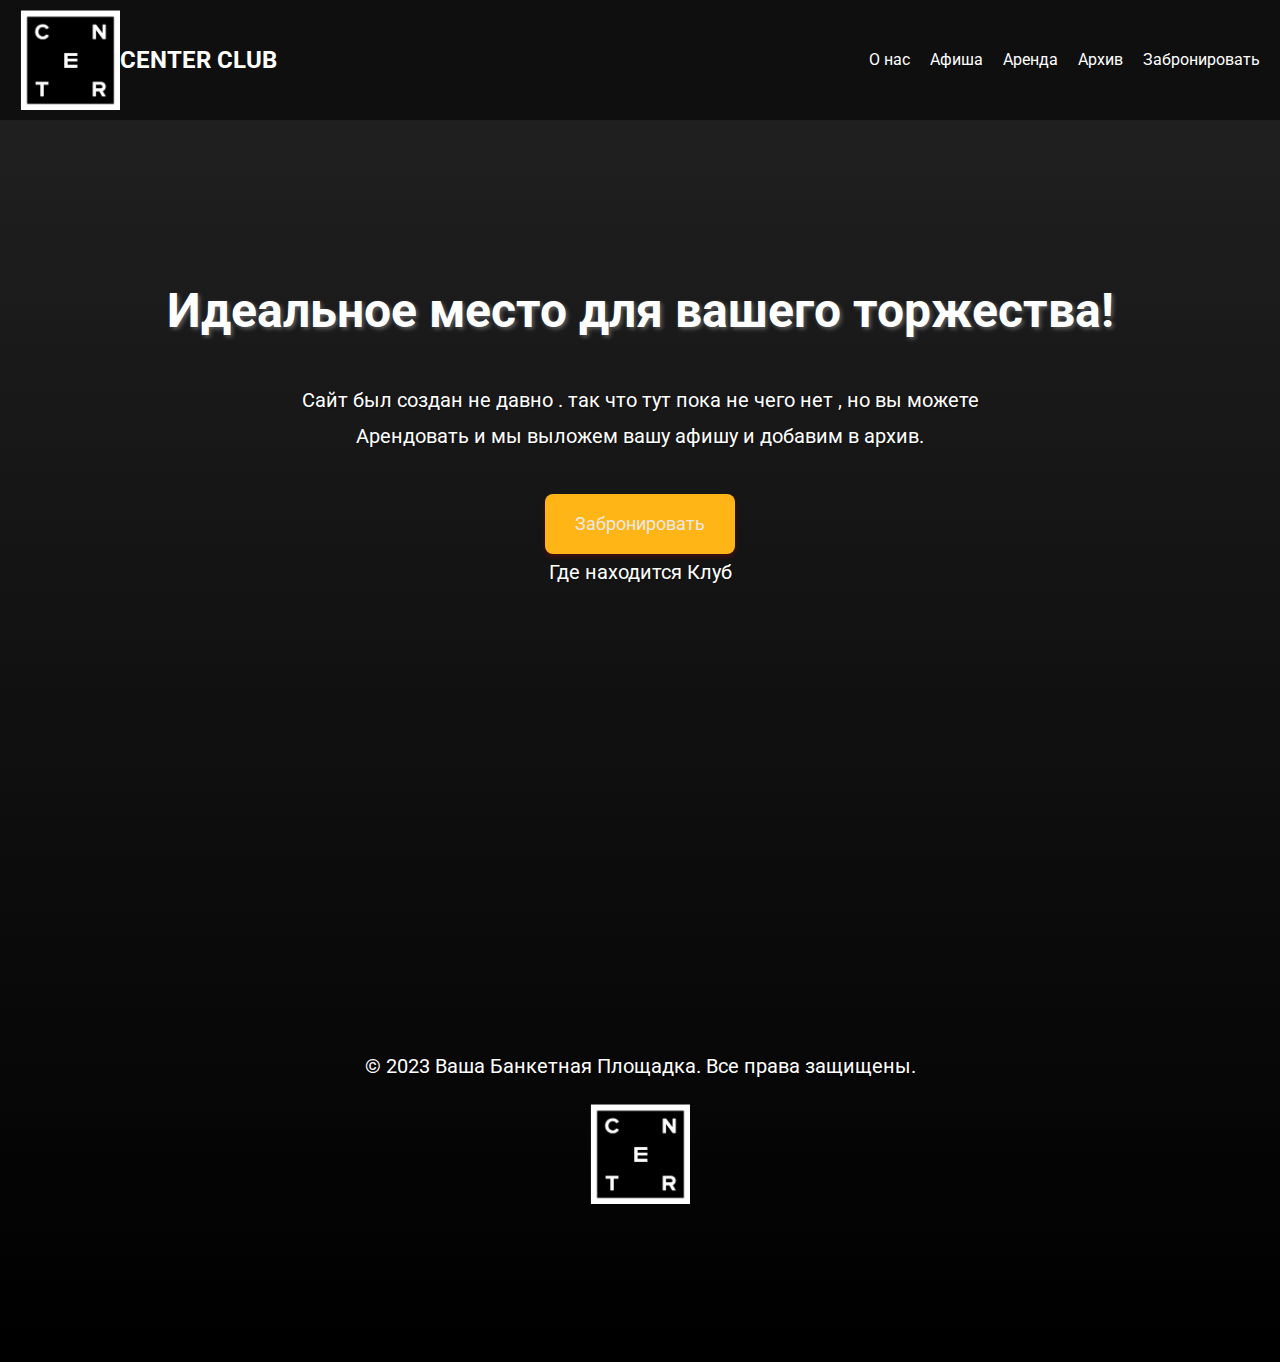
<file: afeha.html>
<!DOCTYPE html>
<html lang="ru">
<head>
    <meta charset="UTF-8">
    <meta name="viewport" content="width=device-width, initial-scale=1.0">
    <title>Ваша Банкетная Площадка - Идеальное место для вашего торжества!</title>
    <meta name="description" content="Забронируйте идеальную банкетную площадку для свадьбы, юбилея, корпоратива и других мероприятий.">
    <link rel="stylesheet" href="style.css"> 
    <link rel="preconnect" href="https://fonts.googleapis.com">
    <link rel="preconnect" href="https://fonts.gstatic.com" crossorigin>
    <link href="https://fonts.googleapis.com/css2?family=Roboto:wght@400;700&display=swap" rel="stylesheet">
</head>
<body>
  <header>
    <div class="site-header-container">
      <div class="logo-and-title">
        <img src="фотки\Снимок экрана 2025-02-26 005507.png" alt="Логотип Клуба" class="logo" width="100" height="100">
        <div class="club-title">
          <ul>
            <li><a href="index.html">
                <h2>CENTER CLUB</h2>
              </a></li>
          </ul>
        </div>
      </div>
  
      <input type="checkbox" id="menu-checkbox">
      <label for="menu-checkbox" class="menu-toggle">
        <span></span>
        <span></span>
        <span></span>
      </label>
  
      <nav class="main-nav">
        <ul>
          <li><a href="index.html">О нас</a></li>
          <li><a href="afeha.html">Афиша</a></li>
          <li><a href="arenda.html">Аренда</a></li>
          <li><a href="arxih.html">Архив</a></li>
          <li><a href="contact.html">Забронировать</a></li>
        </ul>
      </nav>
    </div>
  </header>
        <footer>
          </header> 
          <section id="hero">
            <div class="container">
                <h2>Идеальное место для вашего торжества!</h2>
                <p>Сайт был создан не давно . так что тут пока не чего нет , но вы можете Арендовать и мы выложем вашу афишу и добавим в архив.</p>
                <a href="contact.html" class="button">Забронировать</a>
            </div> 
            
            
 
            <section id="подвал">
                <div class="container">
                    <p> Где находится Клуб</p>
                <div style="text-align: center;">
                    <iframe src="https://www.google.com/maps/embed?pb=!1m18!1m12!1m3!1d648.7371020578423!2d60.591791170728975!3d56.844523339962564!2m3!1f0!2f0!3f0!3m2!1i1024!2i768!4f13.1!3m3!1m2!1s0x43c16e673adc9d63%3A0xa3ff630f5a424fa6!2sCenter%20Club!5e0!3m2!1sru!2sru!4v1740583747399!5m2!1sru!2sru" width="600" height="450" style="border:0;" allowfullscreen="" loading="lazy" referrerpolicy="no-referrer-when-downgrade"></iframe>
                  </div>
                   
              <div class="container">
                    <p>&copy; 2023 Ваша Банкетная Площадка. Все права защищены.</p>
                   <div class="footer-logo">
                <img src="фотки\Снимок экрана 2025-02-26 005507.png" alt="Логотип Клуба">
              </div>
                </div>
                
            
           </section>
        </footer>
        
        </body>
        </html>
</file>
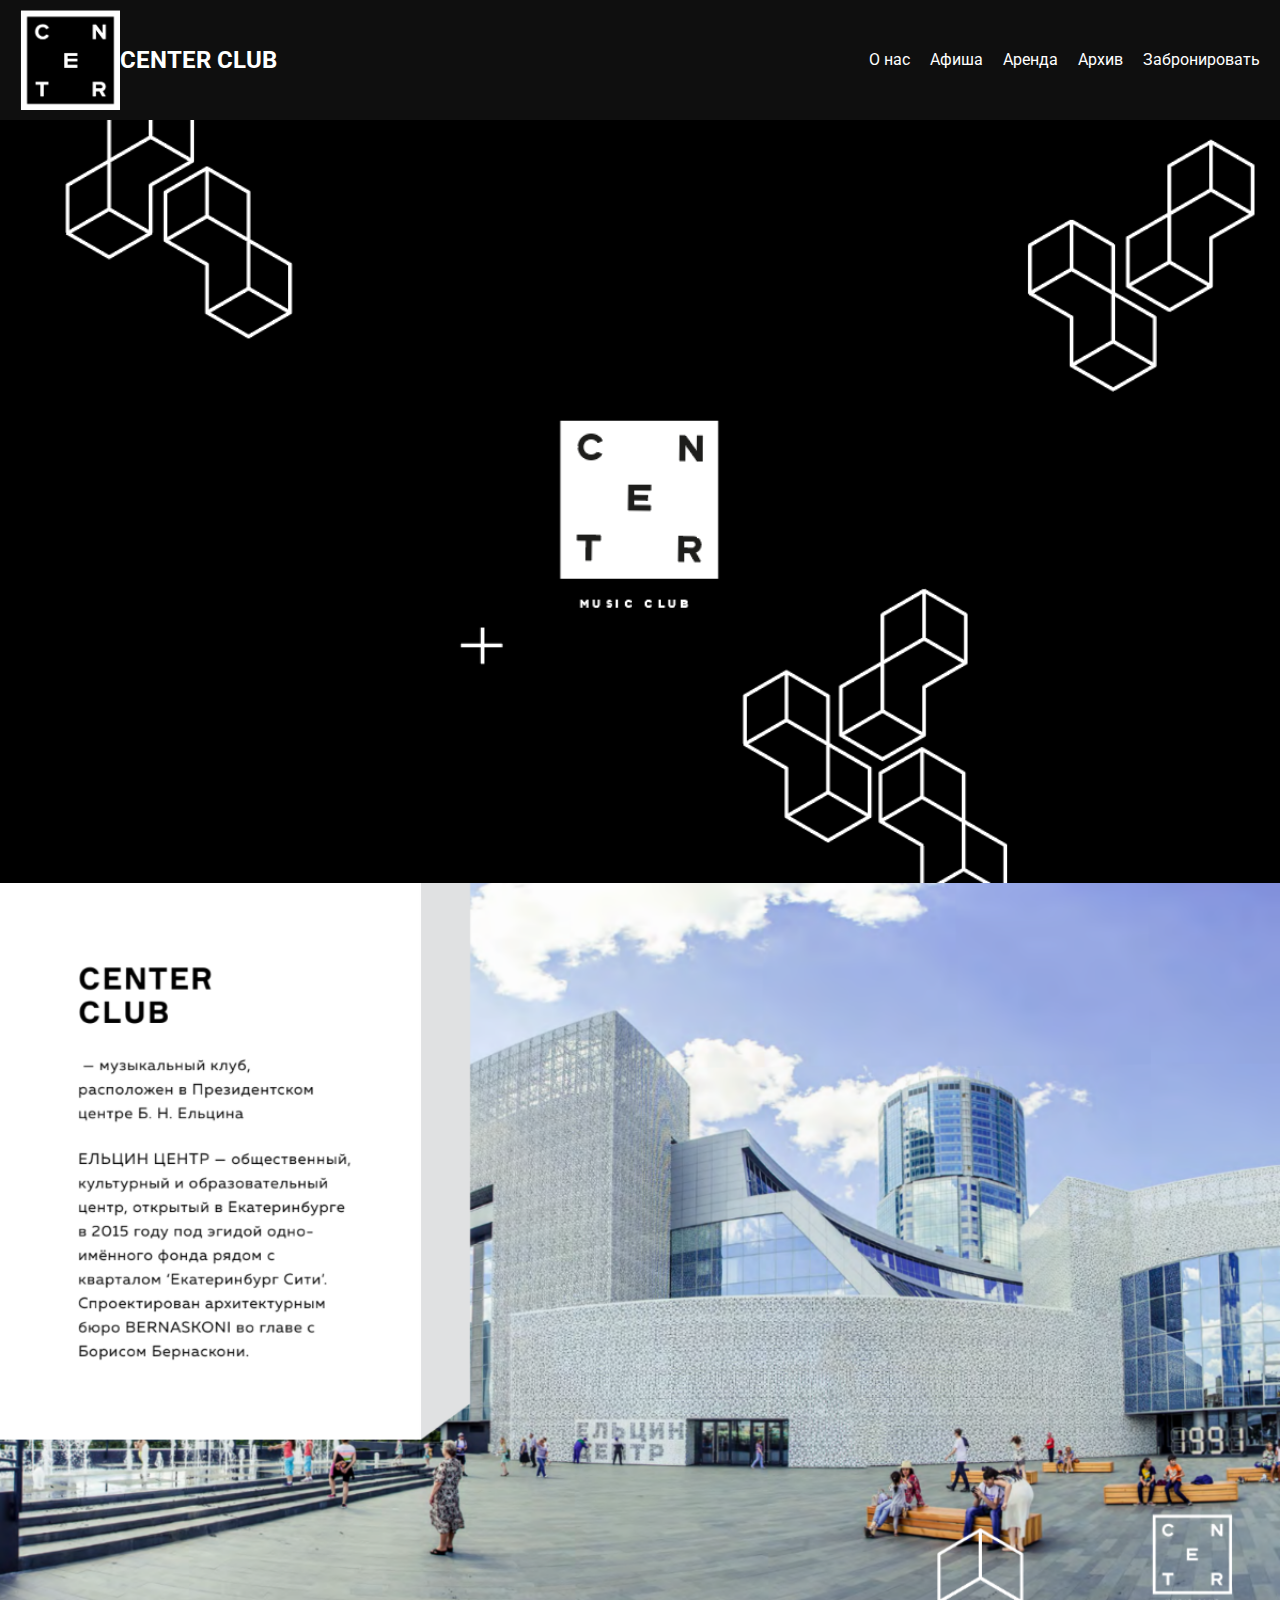
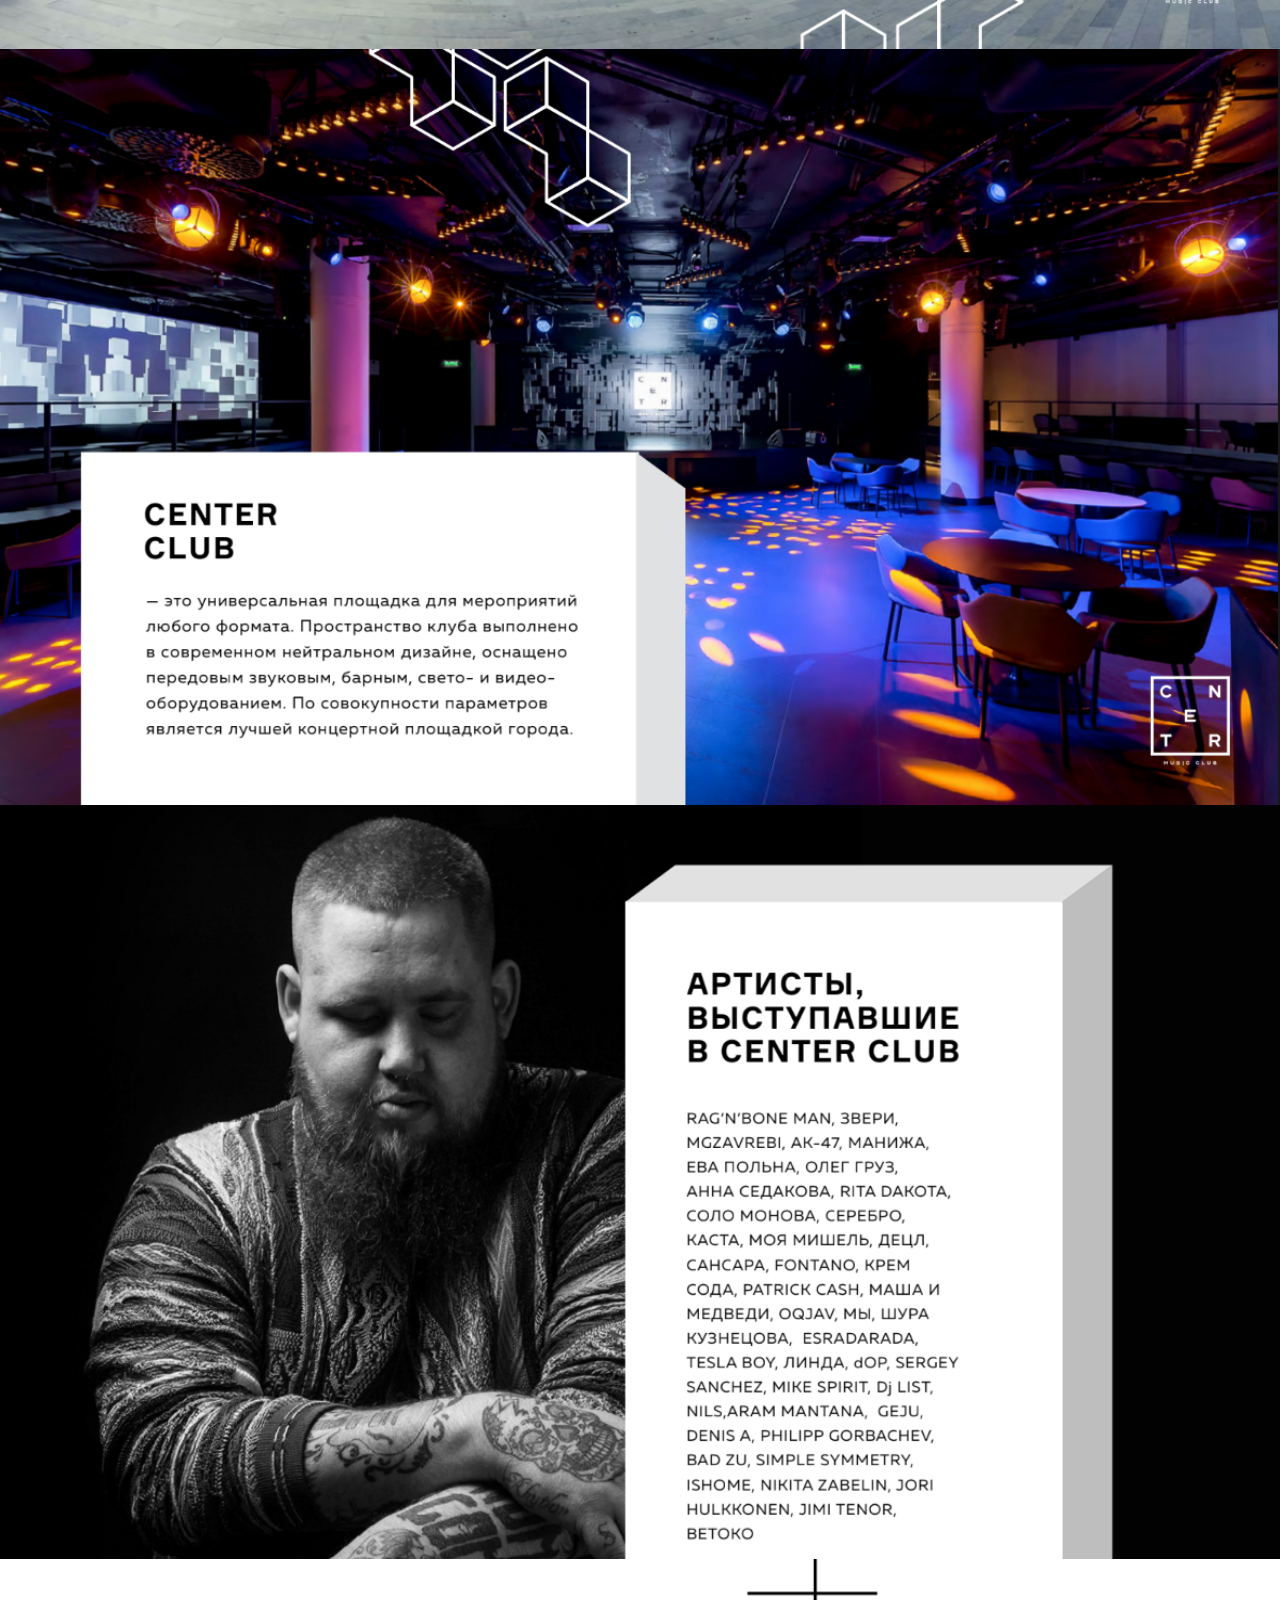
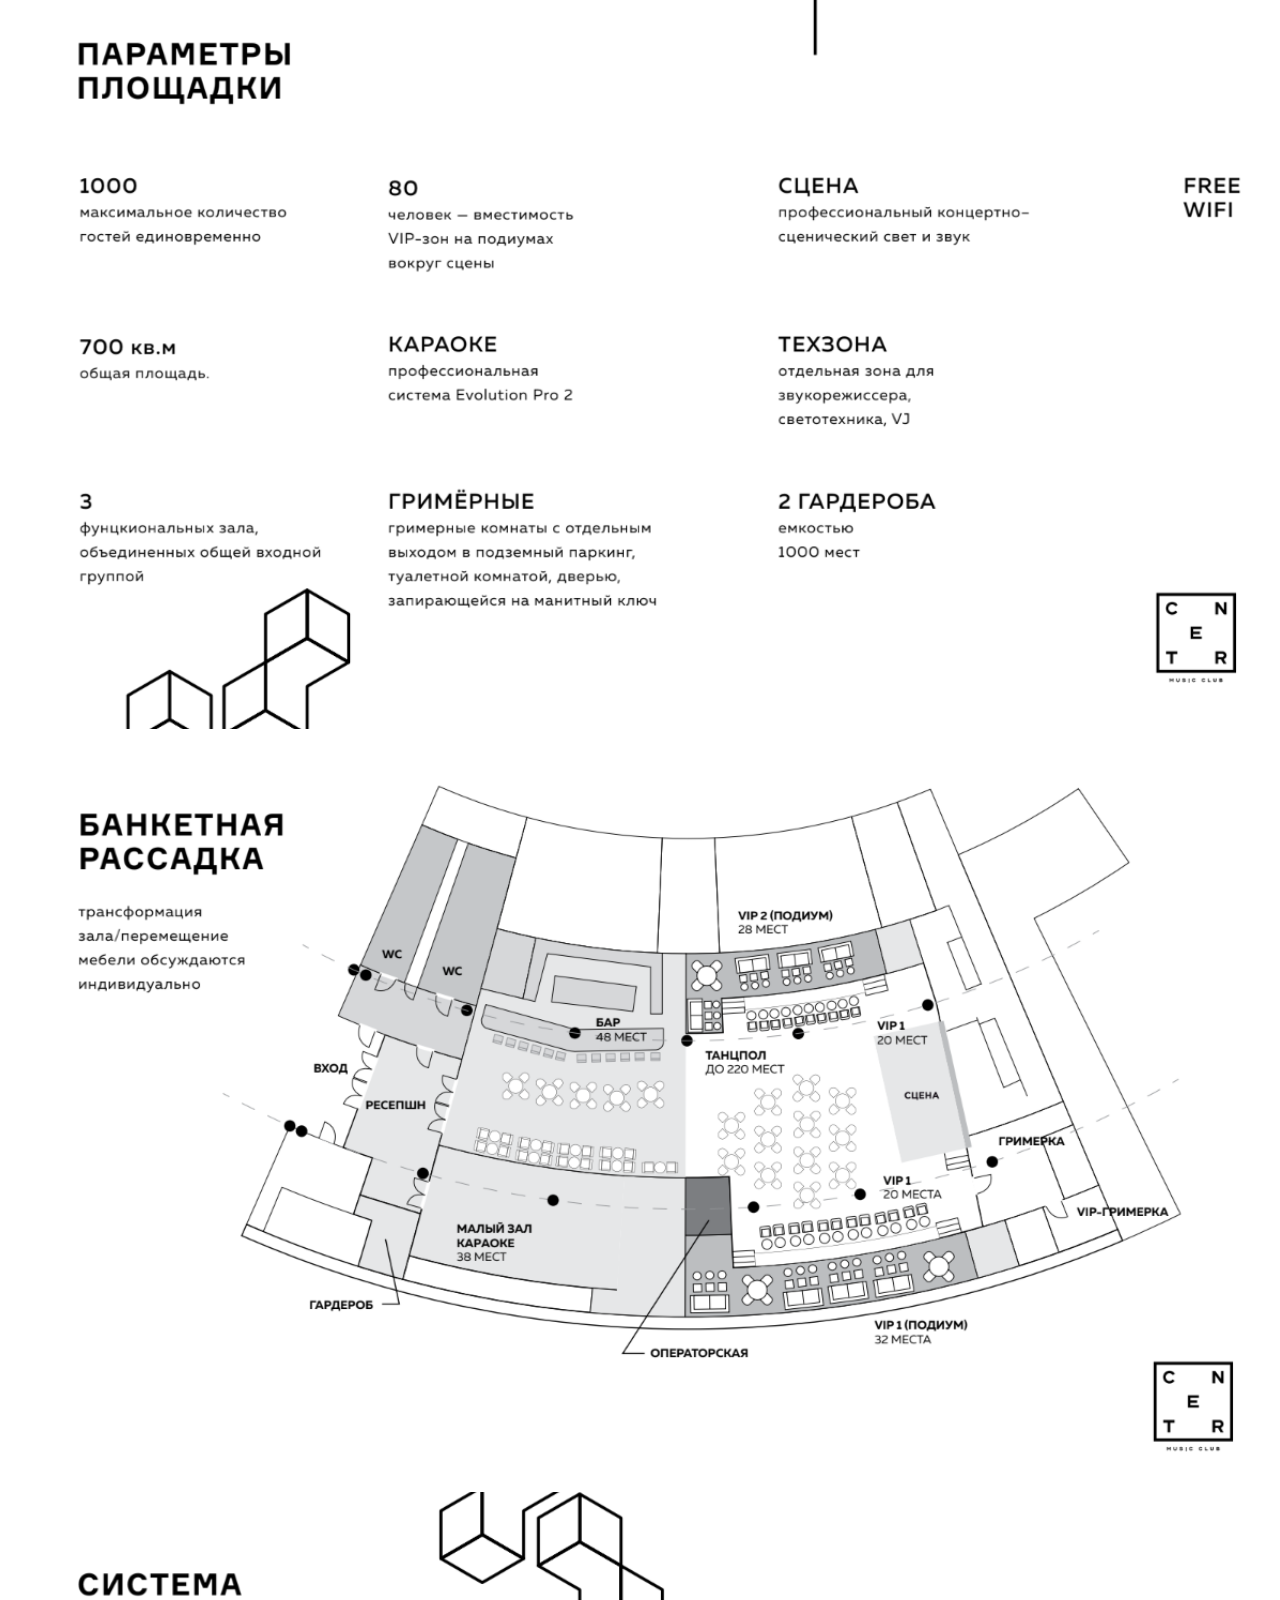
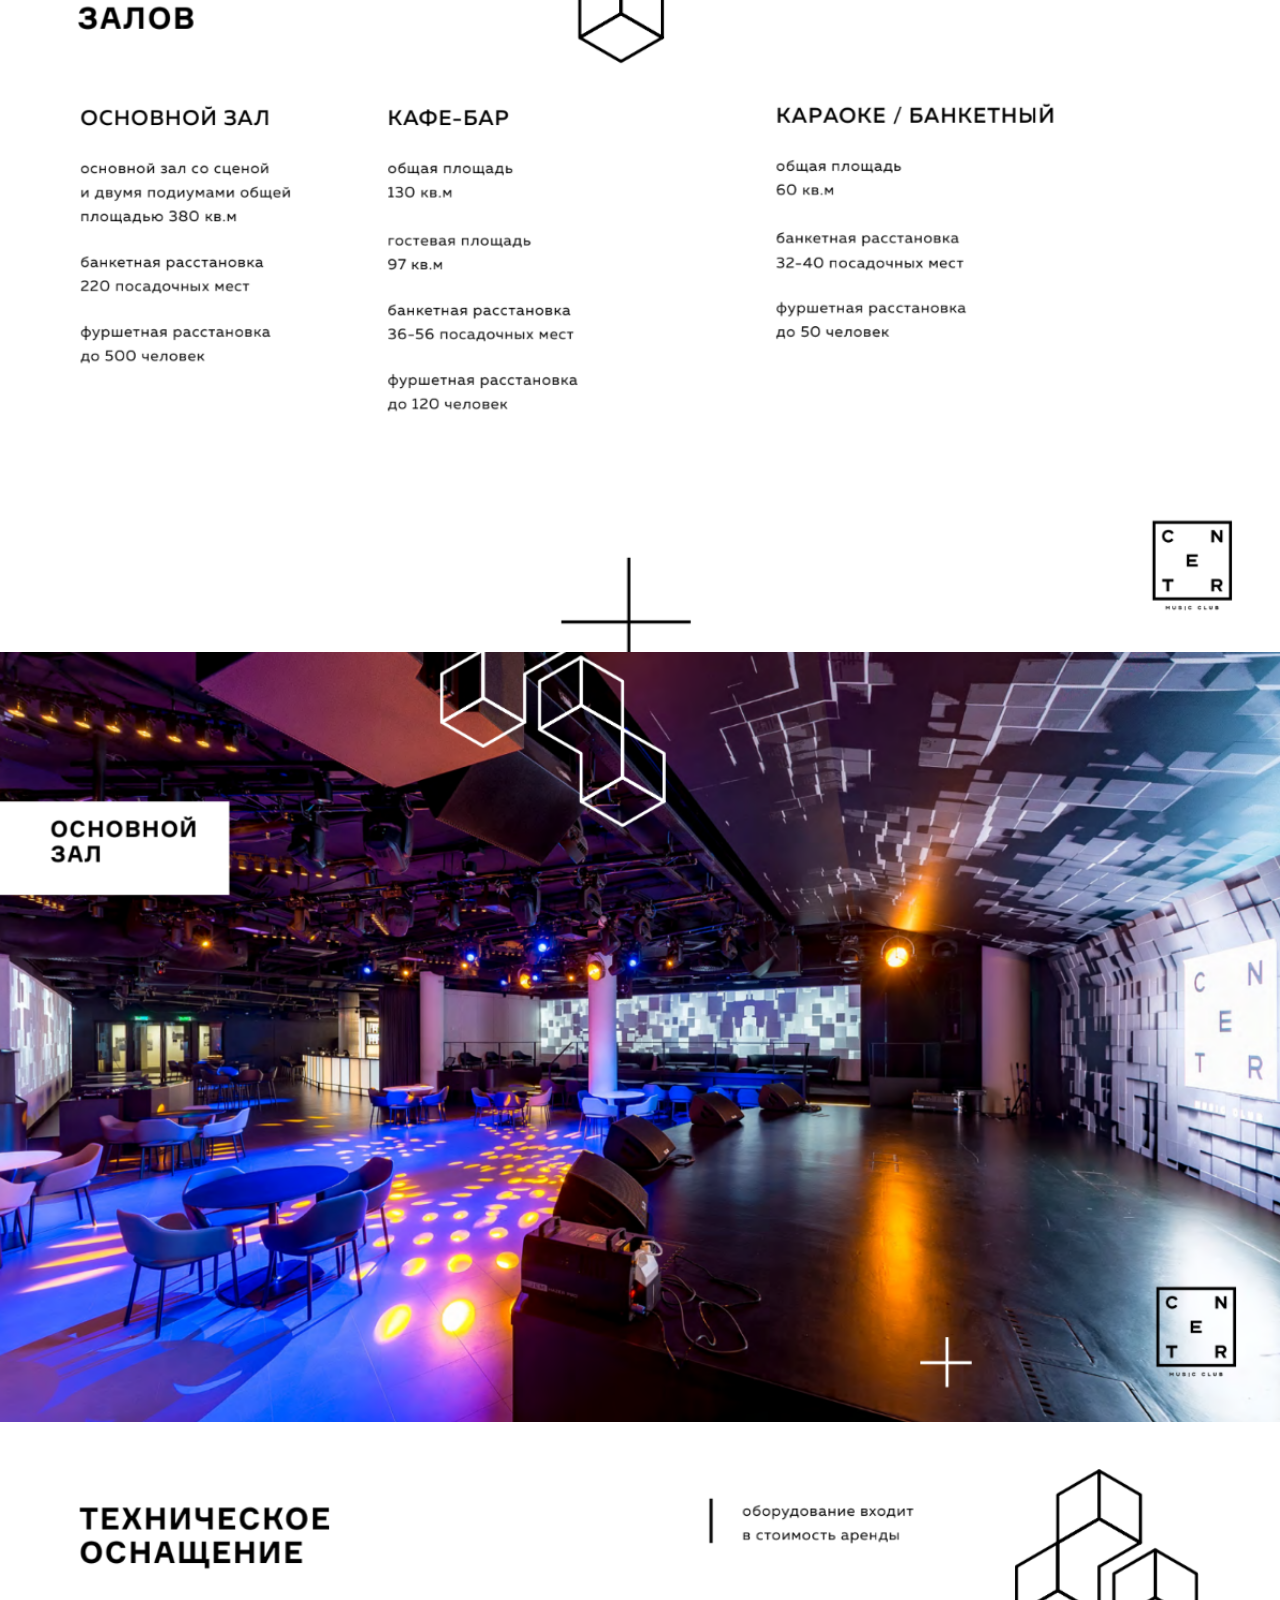
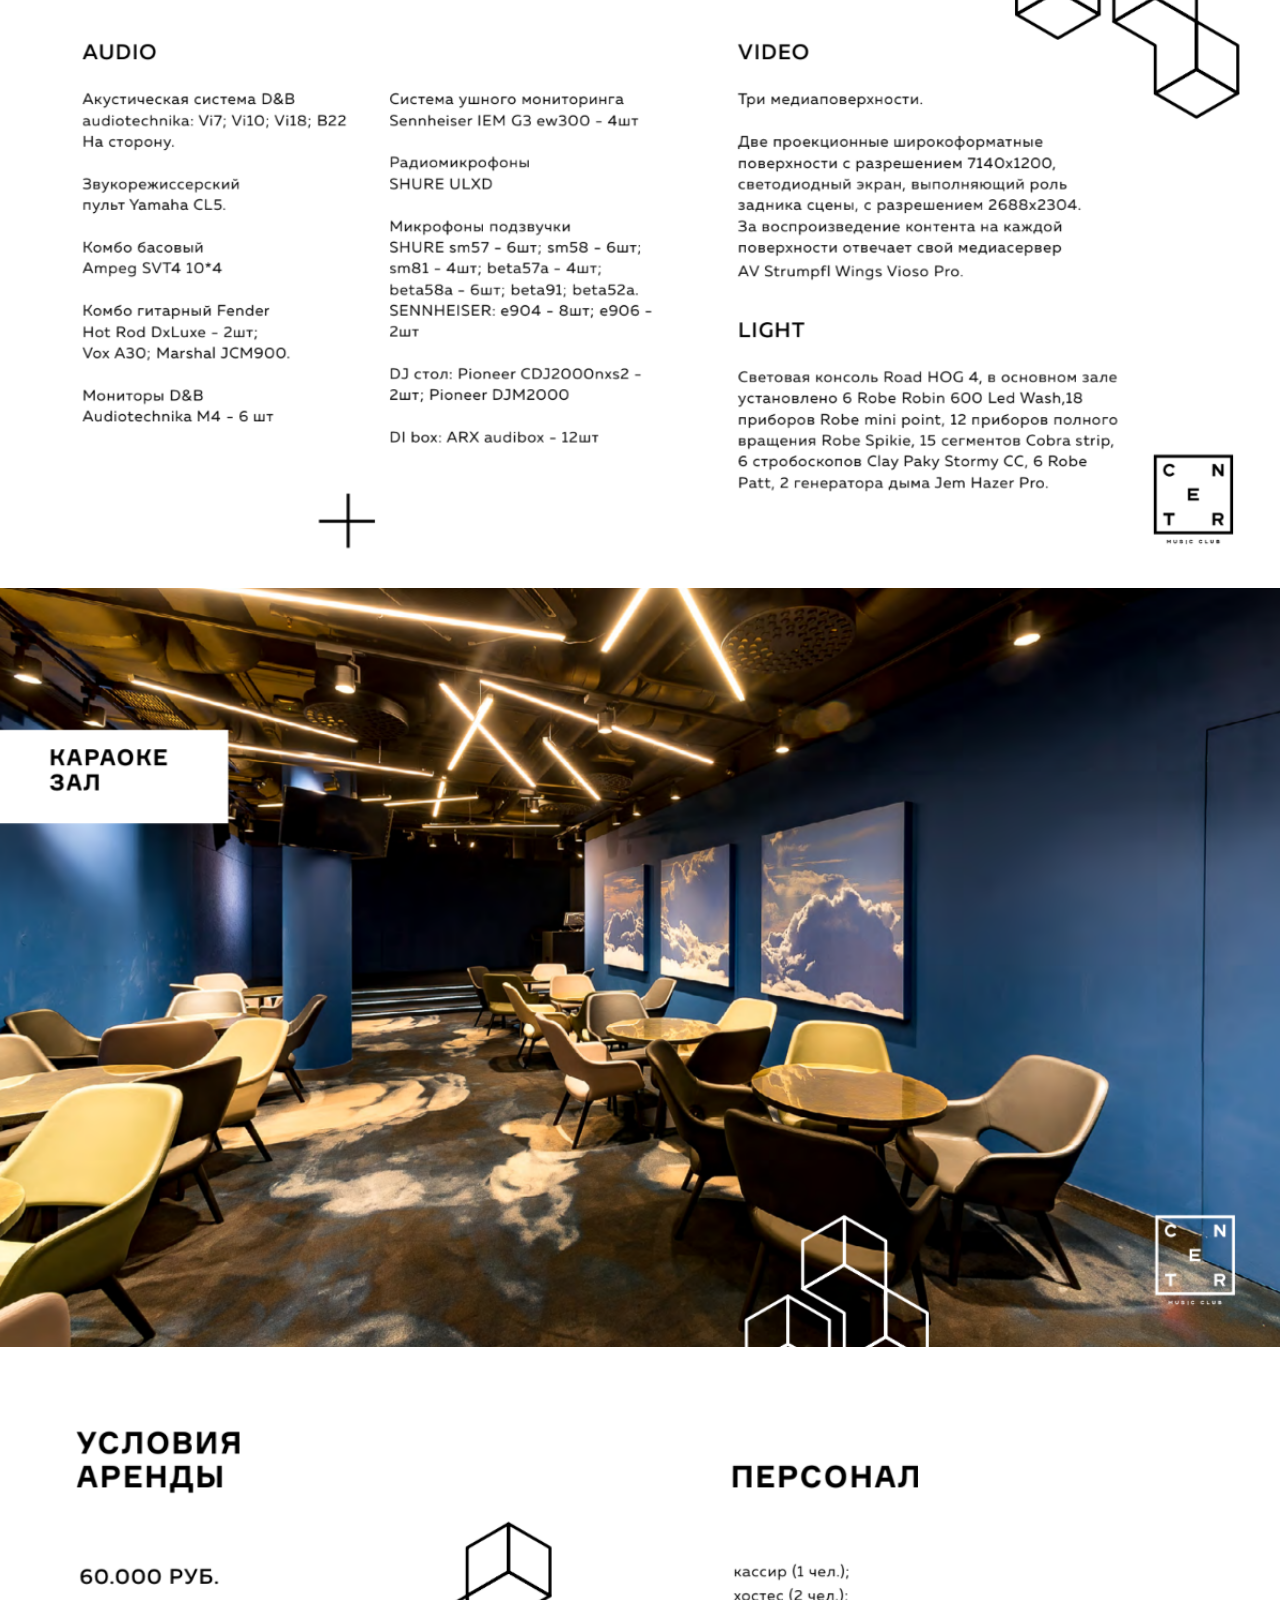
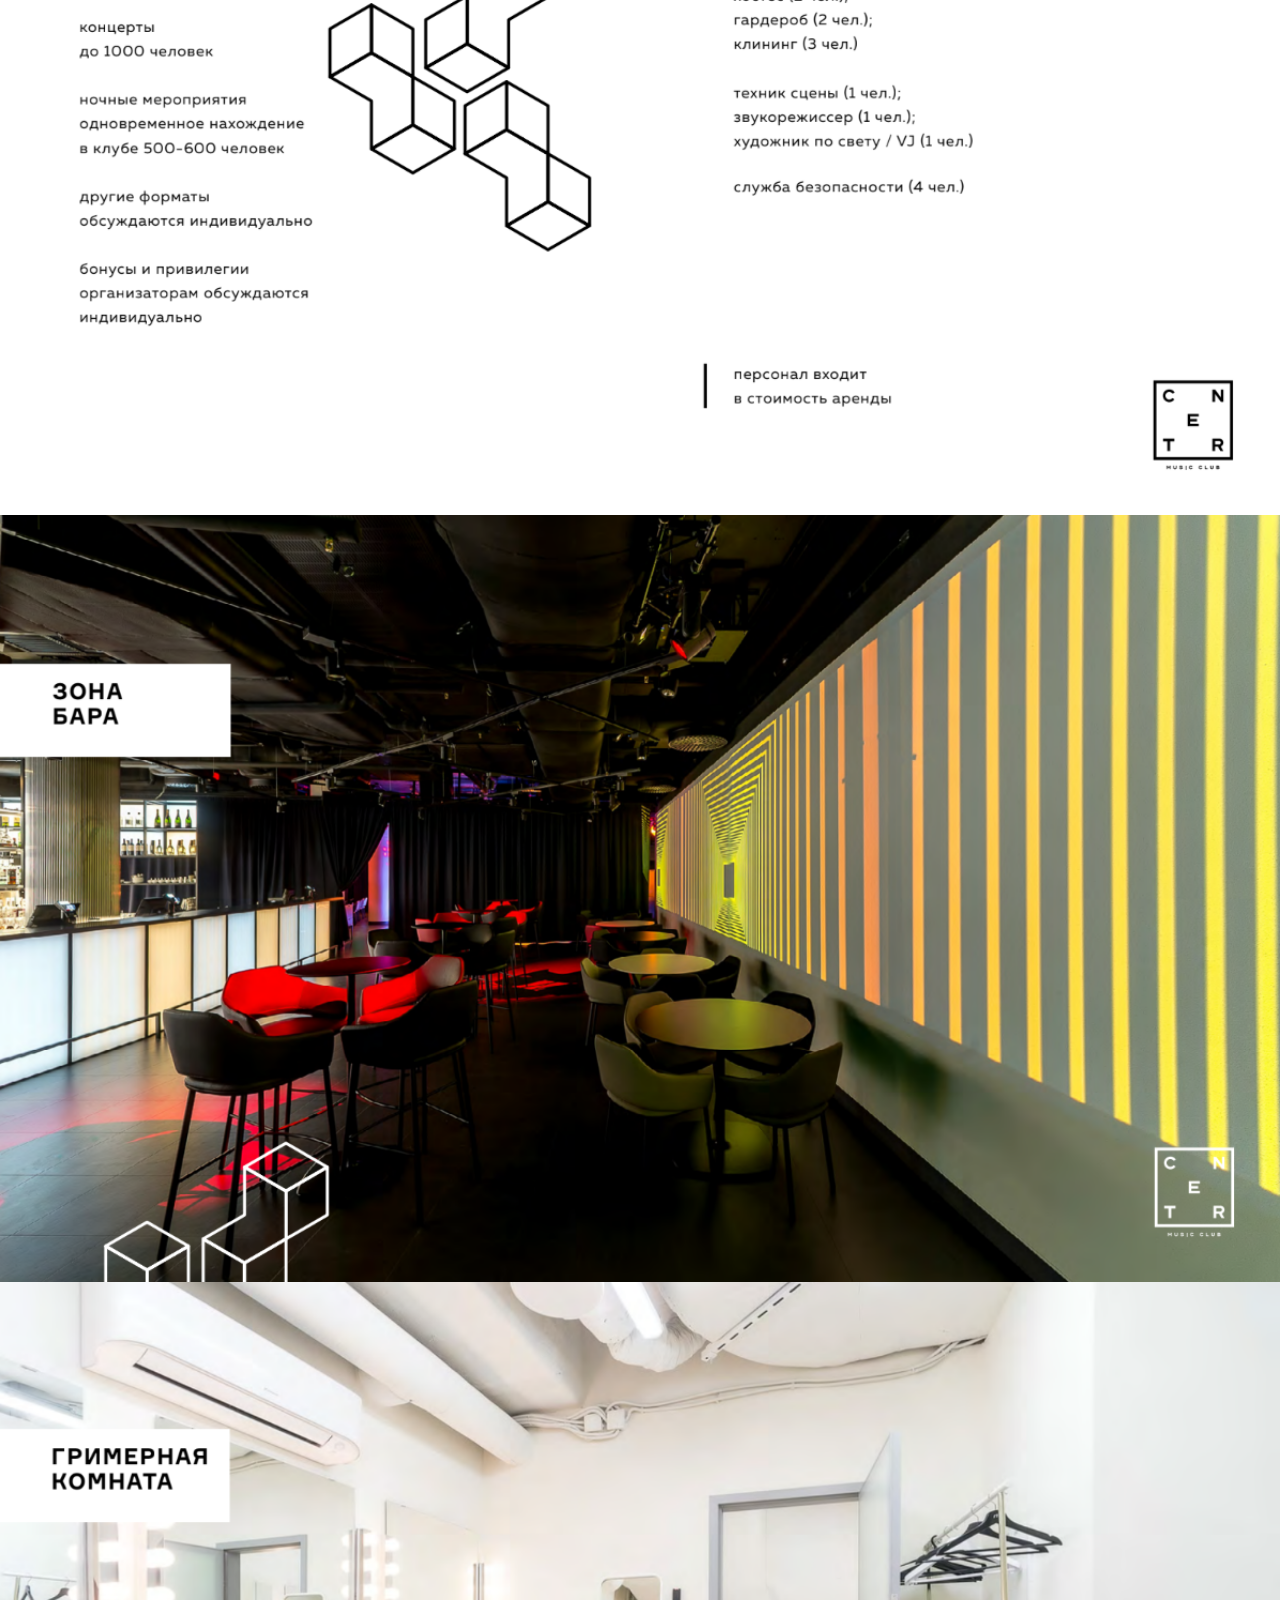
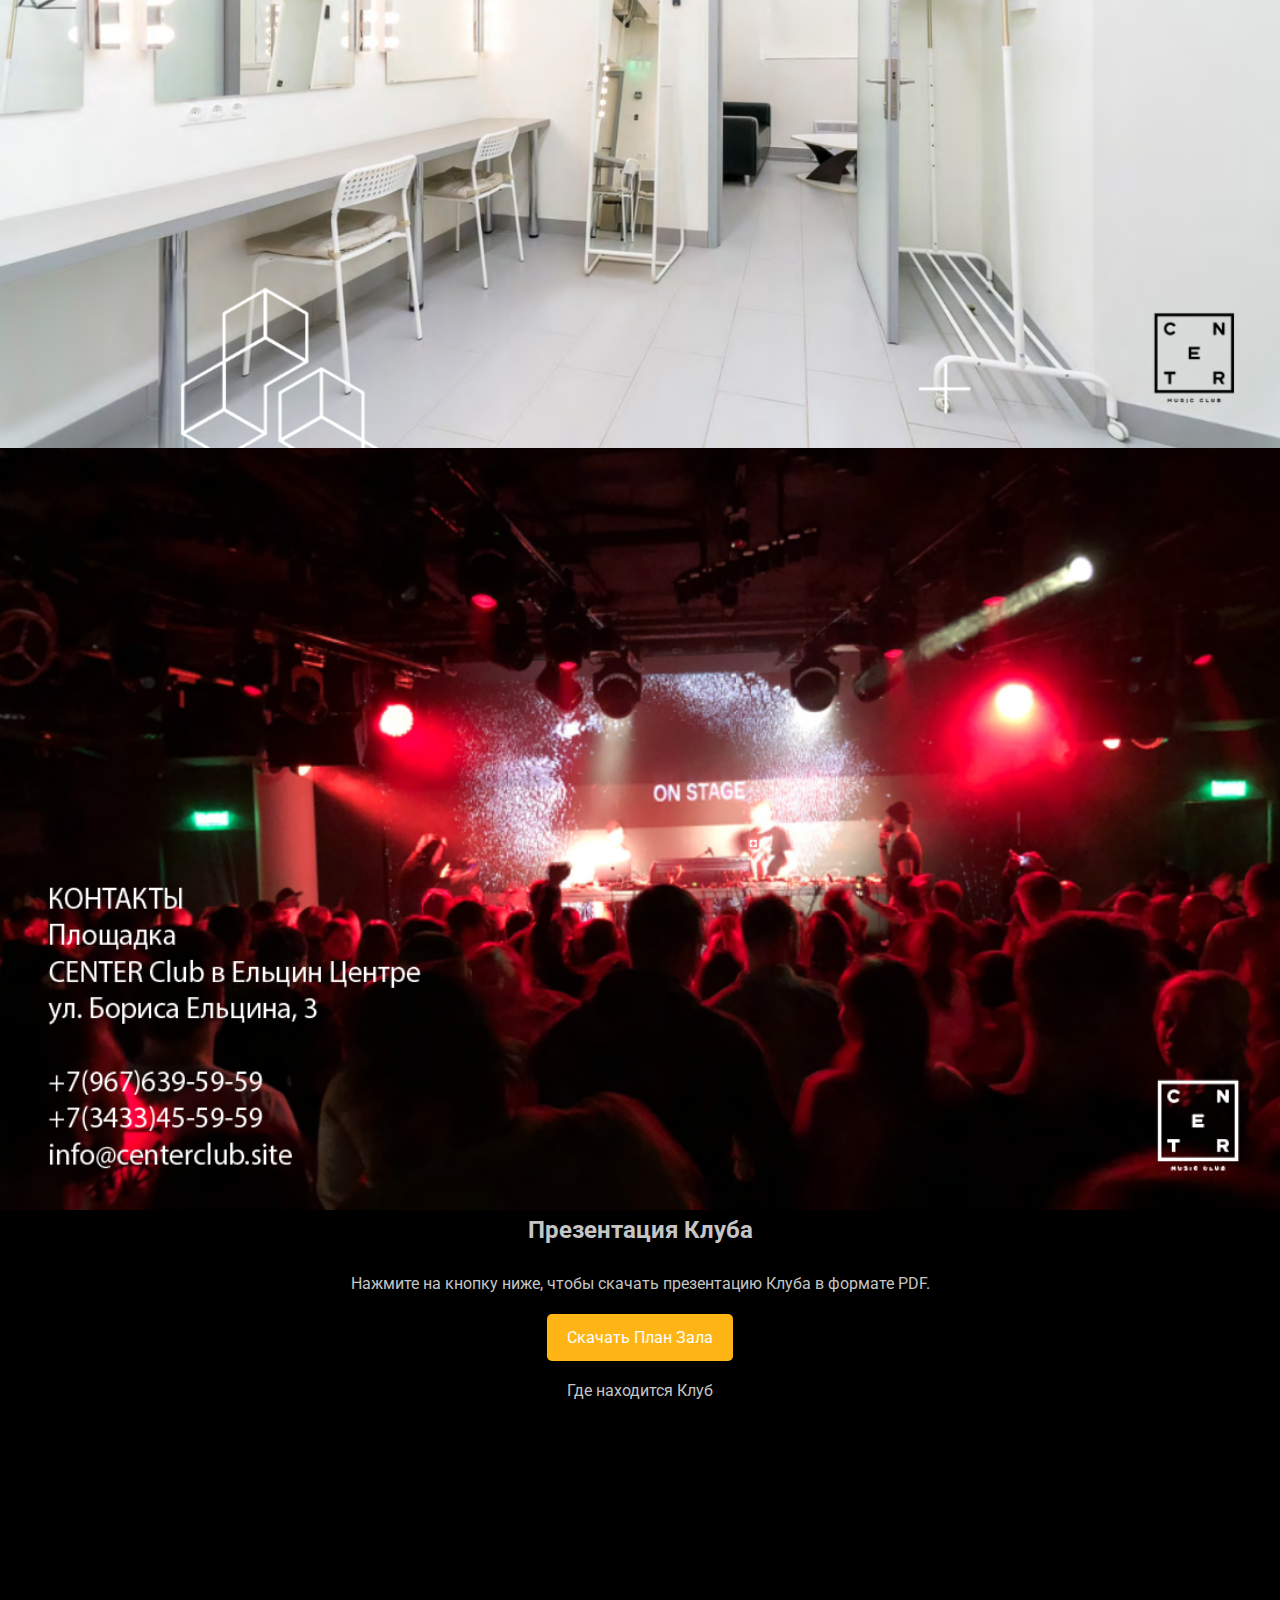
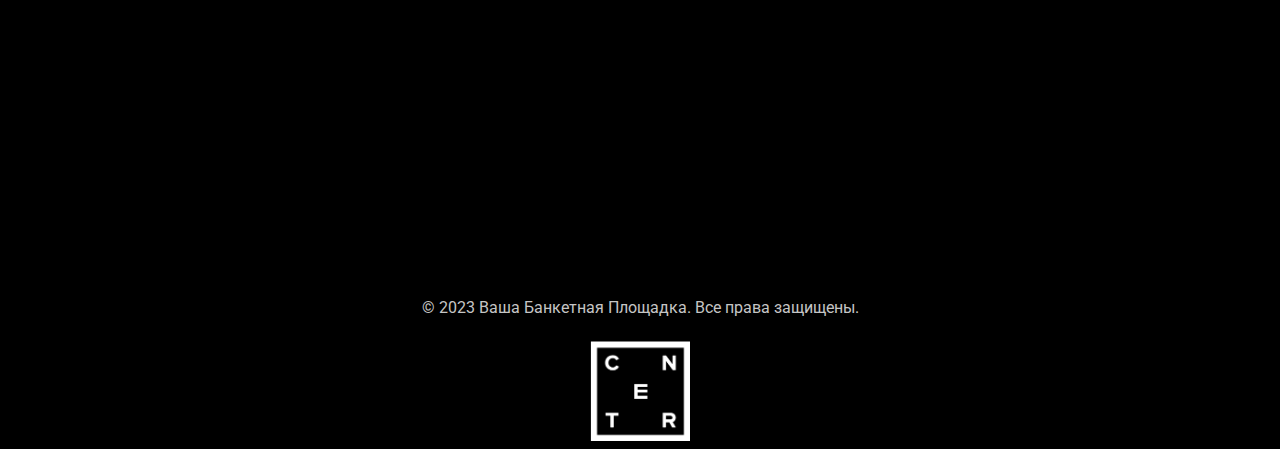
<file: arenda.html>
<!DOCTYPE html>
<html lang="ru">
<head>
    <meta charset="UTF-8">
    <meta name="viewport" content="width=device-width, initial-scale=1.0">
    <title>Ваша Банкетная Площадка - Идеальное место для вашего торжества!</title>
    <meta name="description" content="Забронируйте идеальную банкетную площадку для свадьбы, юбилея, корпоратива и других мероприятий.">
    <link rel="stylesheet" href="style.css"> 
    <link rel="preconnect" href="https://fonts.googleapis.com">
    <link rel="preconnect" href="https://fonts.gstatic.com" crossorigin>
    <link href="https://fonts.googleapis.com/css2?family=Roboto:wght@400;700&display=swap" rel="stylesheet">
</head>
<body>
    <header>
      <div class="site-header-container">
        <div class="logo-and-title">
          <img src="фотки\Снимок экрана 2025-02-26 005507.png" alt="Логотип Клуба" class="logo" width="100" height="100">
          <div class="club-title">
            <ul>
              <li><a href="index.html">
                  <h2>CENTER CLUB</h2>
                </a></li>
            </ul>
          </div>
        </div>
    
        <input type="checkbox" id="menu-checkbox">
        <label for="menu-checkbox" class="menu-toggle">
          <span></span>
          <span></span>
          <span></span>
        </label>
    
        <nav class="main-nav">
          <ul>
            <li><a href="index.html">О нас</a></li>
            <li><a href="afeha.html">Афиша</a></li>
            <li><a href="arenda.html">Аренда</a></li>
            <li><a href="arxih.html">Архив</a></li>
            <li><a href="contact.html">Забронировать</a></li>
          </ul>
        </nav>
      </div>
    </header>
<style>
    .full-width-image {
      width: 100%; /*  Занимает всю ширину */
      height: auto; /*  Автоматически подстраивает высоту, сохраняя пропорции */
      display: block; /*  Важно для корректного отображения */
    }
  </style>
</head>
<body>

  <img src="фотки\Снимок экрана 2025-02-26 215427.png" alt="Картинка" class="full-width-image">
  <img src="фотки\Снимок экрана 2025-02-26 211531.png" alt="Картинка" class="full-width-image">
  <img src="фотки\Снимок экрана 2025-02-26 211609.png" alt="Картинка" class="full-width-image">
  <img src="фотки\Снимок экрана 2025-02-26 1.png" alt="Картинка" class="full-width-image">
  <img src="фотки\Снимок экрана 2025-02-26 2.png" alt="Картинка" class="full-width-image">
  <img src="фотки\Снимок экрана 2025-02-26 3.png" alt="Картинка" class="full-width-image">
  <img src="фотки\Снимок экрана 2025-02-26 4.png" alt="Картинка" class="full-width-image">
  <img src="фотки\Снимок экрана 2025-02-26 5.png" alt="Картинка" class="full-width-image">
  <img src="фотки\Снимок экрана 2025-02-26 6.png" alt="Картинка" class="full-width-image">
  <img src="фотки\Снимок экрана 2025-02-26 7.png" alt="Картинка" class="full-width-image">
  <img src="фотки\Снимок экрана 2025-02-26 8.png" alt="Картинка" class="full-width-image">
  <img src="фотки\Снимок экрана 2025-02-26 9.png" alt="Картинка" class="full-width-image">
  <img src="фотки\Снимок экрана 2025-02-26 10.png" alt="Картинка" class="full-width-image">
  <img src="фотки\Снимок экрана 2025-02-26 11.png" alt="Картинка" class="full-width-image">
  

  <!-- Остальной контент сайта -->
  <body>
    <section id="план">
        <style>
     
        .download-button {
            display: inline-block;
            padding: 10px 20px;
            background-color: #ffb516;
            color: #fff;
            text-decoration: none;
            border-radius: 5px;
            transition: background-color 0.3s ease;
        }
    
        .download-button:hover {
            background-color: #000000;
        }
        
        .image-gallery {
                display: flex;
                justify-content: center;
                margin-bottom: 20px;
            }
    
            .image-gallery img {
                width: 400px;
                height: 300px;
                object-fit: cover;
                border-radius: 5px;
                margin: 0 10px;
                box-shadow: 0 0 5px rgba(0, 0, 0, 0.2);
            }
    </style>
    <div class="container">
        <h2>Презентация  Клуба</h2>
        <div class="image-gallery">
            
        </div>
        <p>Нажмите на кнопку ниже, чтобы скачать презентацию Клуба в формате PDF.</p>
        <a href="https://drive.google.com/drive/folders/1AAPyOivDKvwkP4gJ92fQIQRULjd_RMBM?usp=drive_link" download="https://drive.google.com/drive/folders/1AAPyOivDKvwkP4gJ92fQIQRULjd_RMBM?usp=drive_link" class="download-button">Скачать План Зала</a>
    </div>
    </body>

</body>

        <footer>         
 
            <section id="подвал">
                <div class="container">
                    <p> Где находится Клуб</p>
                <div style="text-align: center;">
                    <iframe src="https://www.google.com/maps/embed?pb=!1m18!1m12!1m3!1d648.7371020578423!2d60.591791170728975!3d56.844523339962564!2m3!1f0!2f0!3f0!3m2!1i1024!2i768!4f13.1!3m3!1m2!1s0x43c16e673adc9d63%3A0xa3ff630f5a424fa6!2sCenter%20Club!5e0!3m2!1sru!2sru!4v1740583747399!5m2!1sru!2sru" width="600" height="450" style="border:0;" allowfullscreen="" loading="lazy" referrerpolicy="no-referrer-when-downgrade"></iframe>
                  </div>
                   
              <div class="container">
                    <p>&copy; 2023 Ваша Банкетная Площадка. Все права защищены.</p>
                   <div class="footer-logo">
                <img src="фотки\Снимок экрана 2025-02-26 005507.png" alt="Логотип Клуба">
              </div>
                </div>
                
            
           </section>
        </footer>
        
        </body>
        </html>
</file>
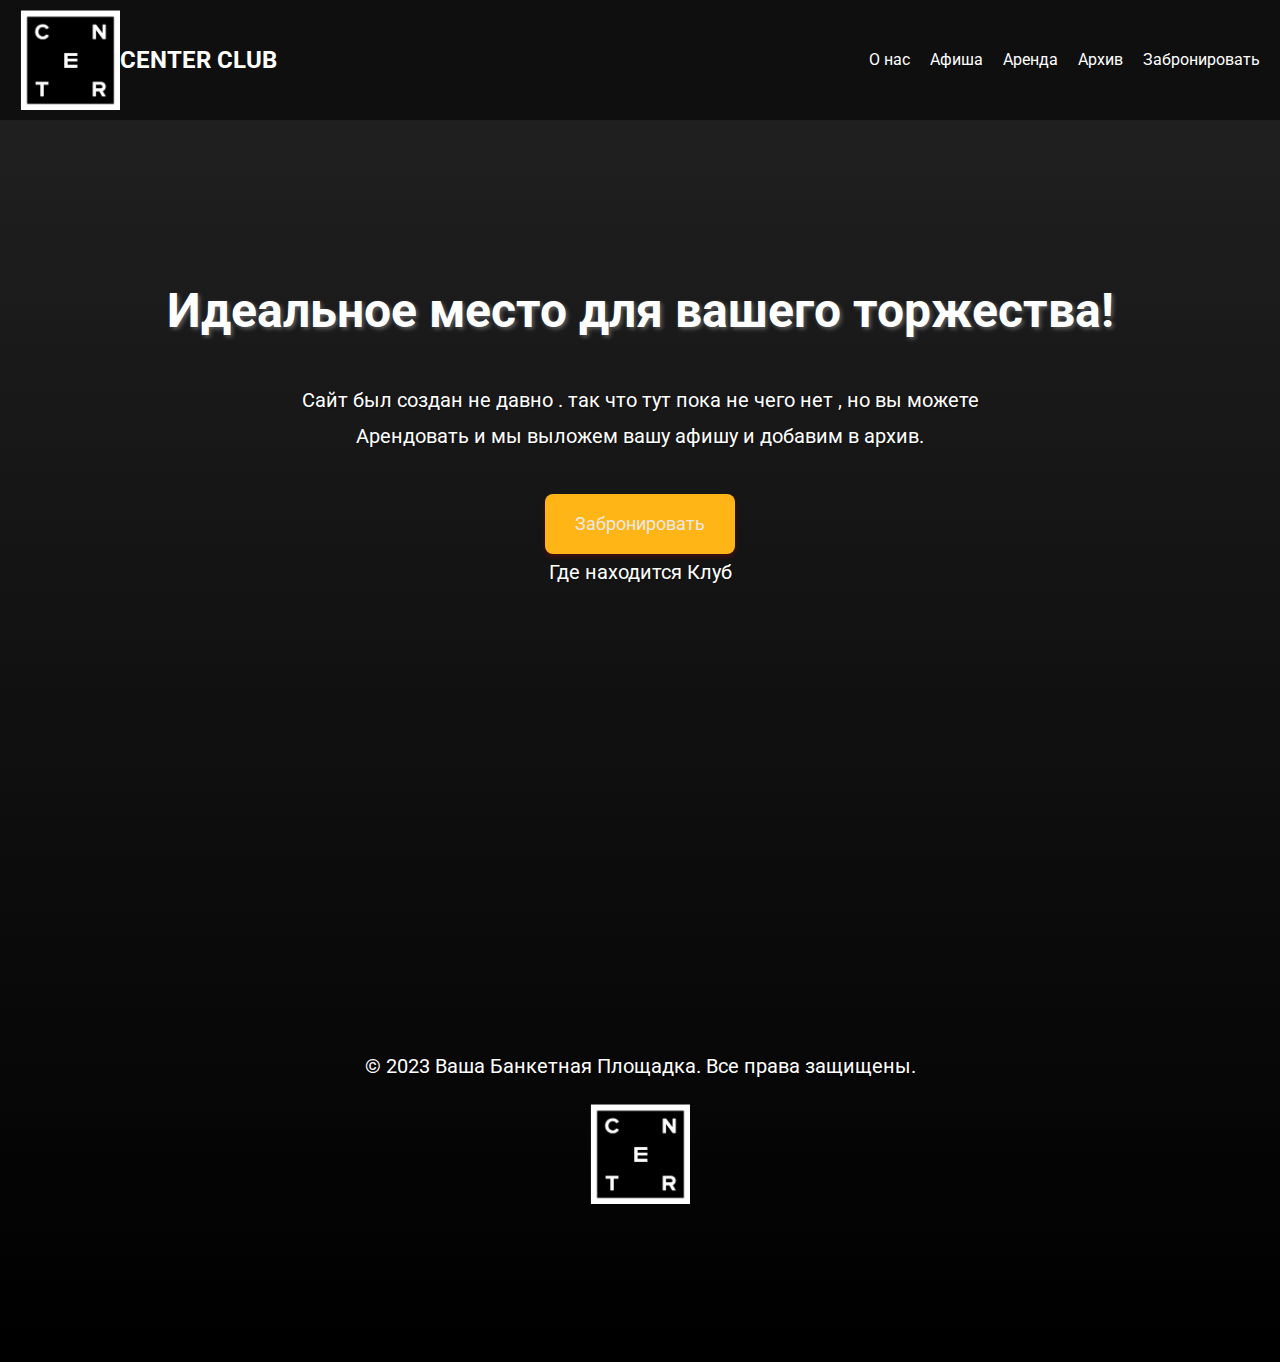
<file: arxih.html>
<!DOCTYPE html>
<html lang="ru">
<head>
    <meta charset="UTF-8">
    <meta name="viewport" content="width=device-width, initial-scale=1.0">
    <title>Ваша Банкетная Площадка - Идеальное место для вашего торжества!</title>
    <meta name="description" content="Забронируйте идеальную банкетную площадку для свадьбы, юбилея, корпоратива и других мероприятий.">
    <link rel="stylesheet" href="style.css"> 
    <link rel="preconnect" href="https://fonts.googleapis.com">
    <link rel="preconnect" href="https://fonts.gstatic.com" crossorigin>
    <link href="https://fonts.googleapis.com/css2?family=Roboto:wght@400;700&display=swap" rel="stylesheet">
</head>
<body>
    <header>
      <div class="site-header-container">
        <div class="logo-and-title">
          <img src="фотки\Снимок экрана 2025-02-26 005507.png" alt="Логотип Клуба" class="logo" width="100" height="100">
          <div class="club-title">
            <ul>
              <li><a href="index.html">
                  <h2>CENTER CLUB</h2>
                </a></li>
            </ul>
          </div>
        </div>
    
        <input type="checkbox" id="menu-checkbox">
        <label for="menu-checkbox" class="menu-toggle">
          <span></span>
          <span></span>
          <span></span>
        </label>
    
        <nav class="main-nav">
          <ul>
            <li><a href="index.html">О нас</a></li>
            <li><a href="afeha.html">Афиша</a></li>
            <li><a href="arenda.html">Аренда</a></li>
            <li><a href="arxih.html">Архив</a></li>
            <li><a href="contact.html">Забронировать</a></li>
          </ul>
        </nav>
      </div>
    </header>
 <footer>
</header> 
<section id="hero">
  <div class="container">
      <h2>Идеальное место для вашего торжества!</h2>
      <p>Сайт был создан не давно . так что тут пока не чего нет , но вы можете Арендовать и мы выложем вашу афишу и добавим в архив.</p>
      <a href="contact.html" class="button">Забронировать</a>
  </div> 


        <footer>         
 
            <section id="подвал">
                <div class="container">
                    <p> Где находится Клуб</p>
                <div style="text-align: center;">
                    <iframe src="https://www.google.com/maps/embed?pb=!1m18!1m12!1m3!1d648.7371020578423!2d60.591791170728975!3d56.844523339962564!2m3!1f0!2f0!3f0!3m2!1i1024!2i768!4f13.1!3m3!1m2!1s0x43c16e673adc9d63%3A0xa3ff630f5a424fa6!2sCenter%20Club!5e0!3m2!1sru!2sru!4v1740583747399!5m2!1sru!2sru" width="600" height="450" style="border:0;" allowfullscreen="" loading="lazy" referrerpolicy="no-referrer-when-downgrade"></iframe>
                  </div>
                   
              <div class="container">
                    <p>&copy; 2023 Ваша Банкетная Площадка. Все права защищены.</p>
                   <div class="footer-logo">
                <img src="фотки\Снимок экрана 2025-02-26 005507.png" alt="Логотип Клуба">
              </div>
                </div>
                
            
           </section>
        </footer>
        
        </body>
        </html>
</file>
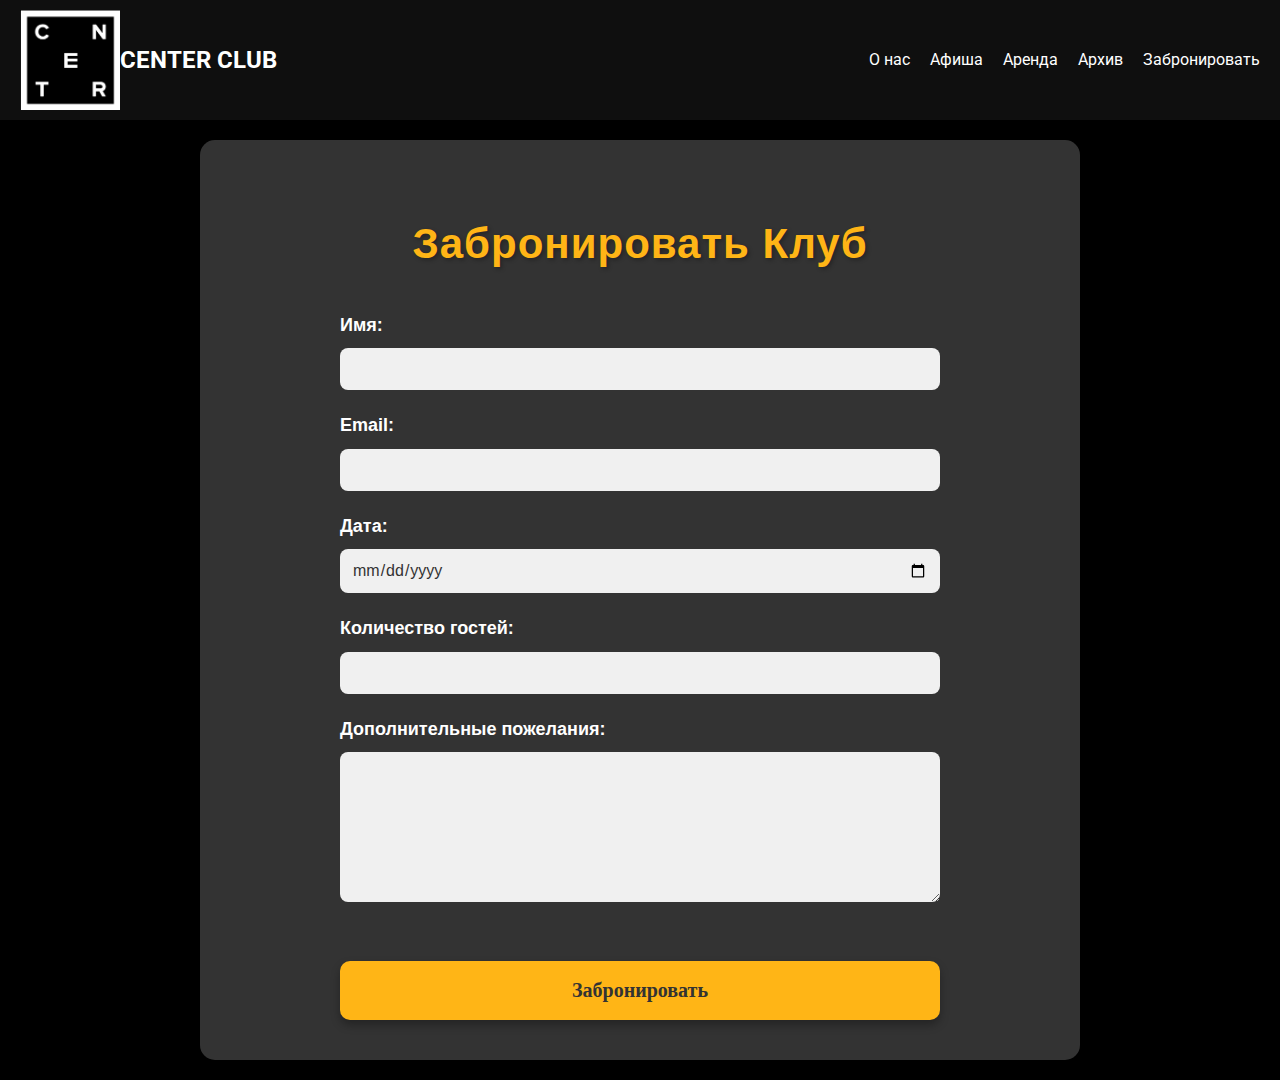
<file: contact.html>
<!DOCTYPE html>
<html lang="ru">
<head>
    <meta charset="UTF-8">
    <meta name="viewport" content="width=device-width, initial-scale=1.0">
    <title>Ваша Банкетная Площадка - Идеальное место для вашего торжества!</title>
    <meta name="description" content="Забронируйте идеальную банкетную площадку для свадьбы, юбилея, корпоратива и других мероприятий.">
    <link rel="stylesheet" href="style.css"> 
    <link rel="preconnect" href="https://fonts.googleapis.com">
    <link rel="preconnect" href="https://fonts.gstatic.com" crossorigin>
    <link href="https://fonts.googleapis.com/css2?family=Roboto:wght@400;700&display=swap" rel="stylesheet">
</head>
<body>
    <header>
      <div class="site-header-container">
        <div class="logo-and-title">
          <img src="фотки\Снимок экрана 2025-02-26 005507.png" alt="Логотип Клуба" class="logo" width="100" height="100">
          <div class="club-title">
            <ul>
              <li><a href="index.html">
                  <h2>CENTER CLUB</h2>
                </a></li>
            </ul>
          </div>
        </div>
    
        <input type="checkbox" id="menu-checkbox">
        <label for="menu-checkbox" class="menu-toggle">
          <span></span>
          <span></span>
          <span></span>
        </label>
    
        <nav class="main-nav">
          <ul>
            <li><a href="index.html">О нас</a></li>
            <li><a href="afeha.html">Афиша</a></li>
            <li><a href="arenda.html">Аренда</a></li>
            <li><a href="arxih.html">Архив</a></li>
            <li><a href="contact.html">Забронировать</a></li>
          </ul>
        </nav>
      </div>
    </header>
    
   
   </head> 
   <section id="g12g" class="booking-section">  <!-- Добавлен класс для стилизации -->
    <div class="booking-container"> <!-- Переименован класс контейнера -->
      <h1>Забронировать Клуб</h1>
      <form action="PHP.php" method="post" class="booking-form"> <!-- Добавлен класс для формы -->
        <div class="form-group">  <!-- Группировка label и input -->
          <label for="name">Имя:</label>
          <input type="text" id="name" name="name" required>
        </div>
  
        <div class="form-group">
          <label for="email">Email:</label>
          <input type="email" id="email" name="email" required>
        </div>
  
        <div class="form-group">
          <label for="date">Дата:</label>
          <input type="date" id="date" name="date" required>
        </div>
  
        <div class="form-group">
          <label for="guests">Количество гостей:</label>
          <input type="text" id="guests" name="guests" required>
        </div>
  
        <div class="form-group">
          <label for="message">Дополнительные пожелания:</label>
          <textarea id="message" name="message" rows="4"></textarea>
        </div>
  
        <button type="submit">Забронировать</button>
      </form>
    </div>
  </section>
</html>
</file>
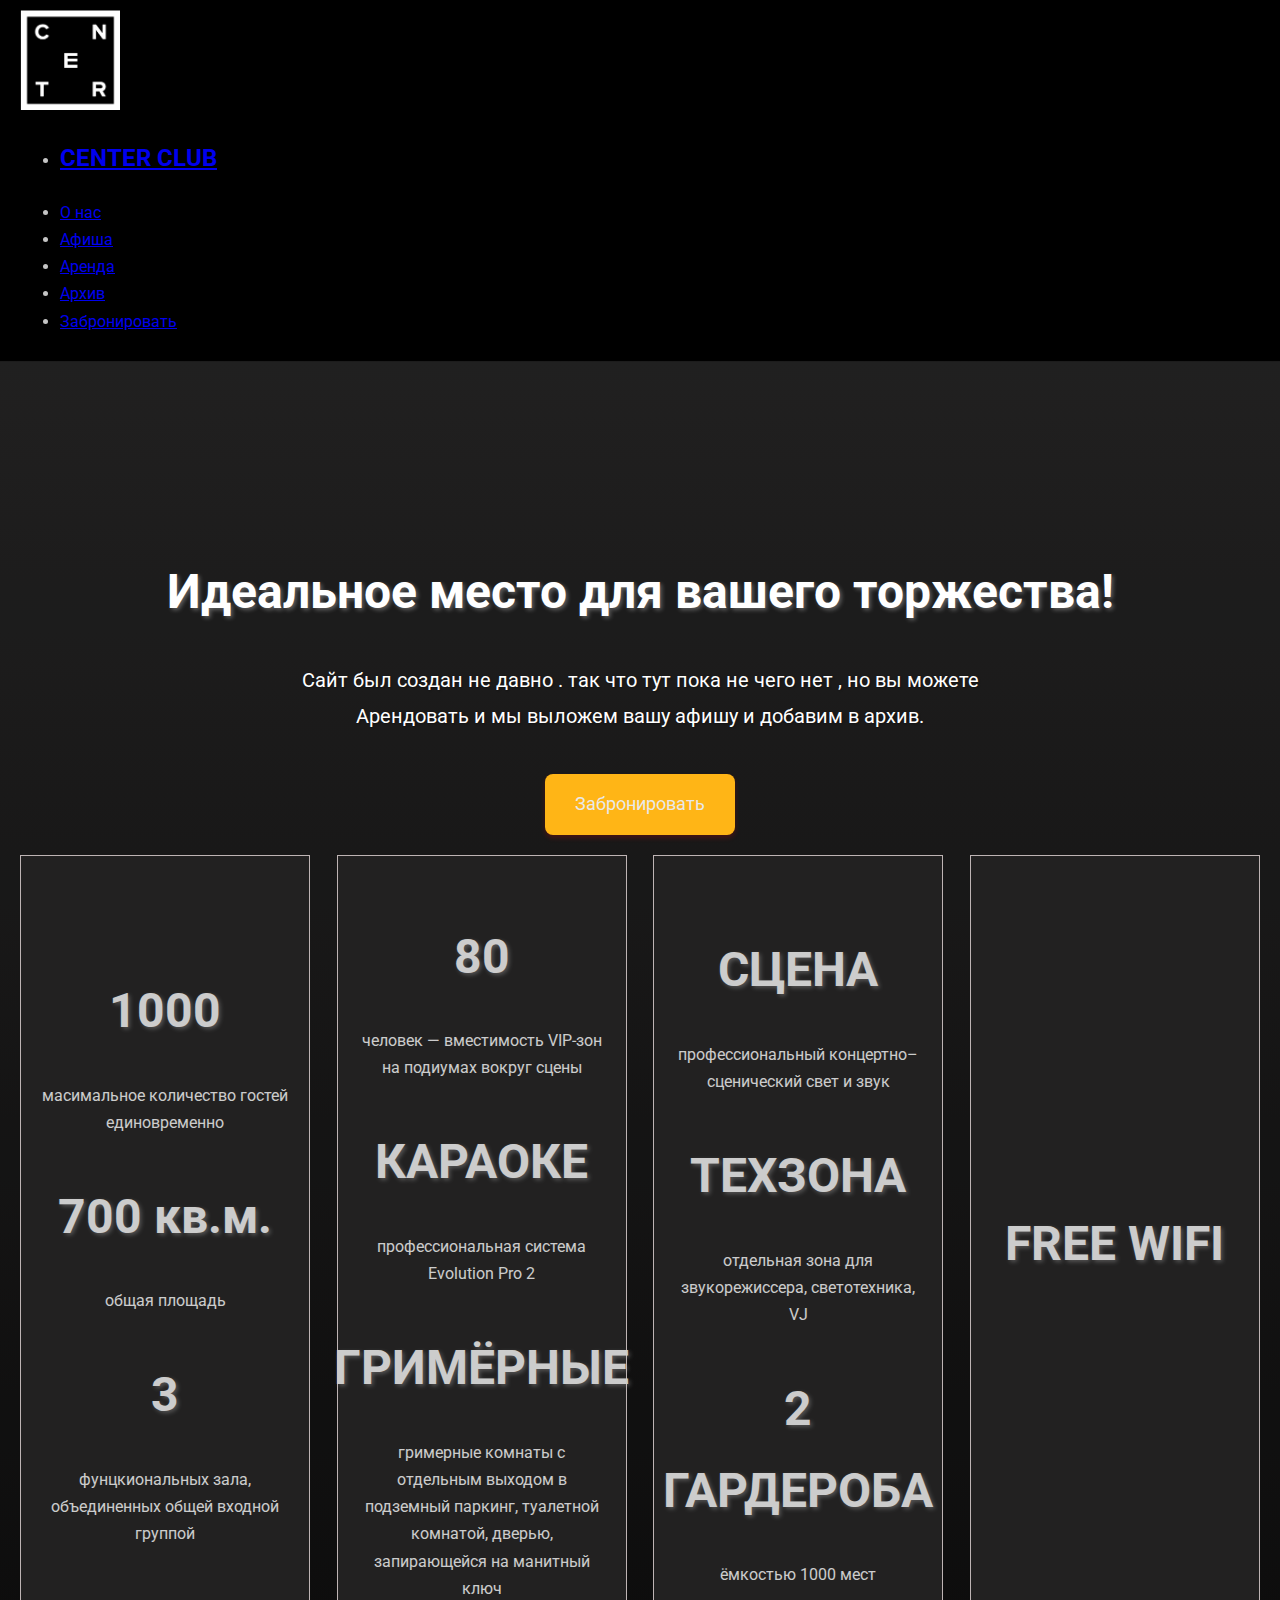
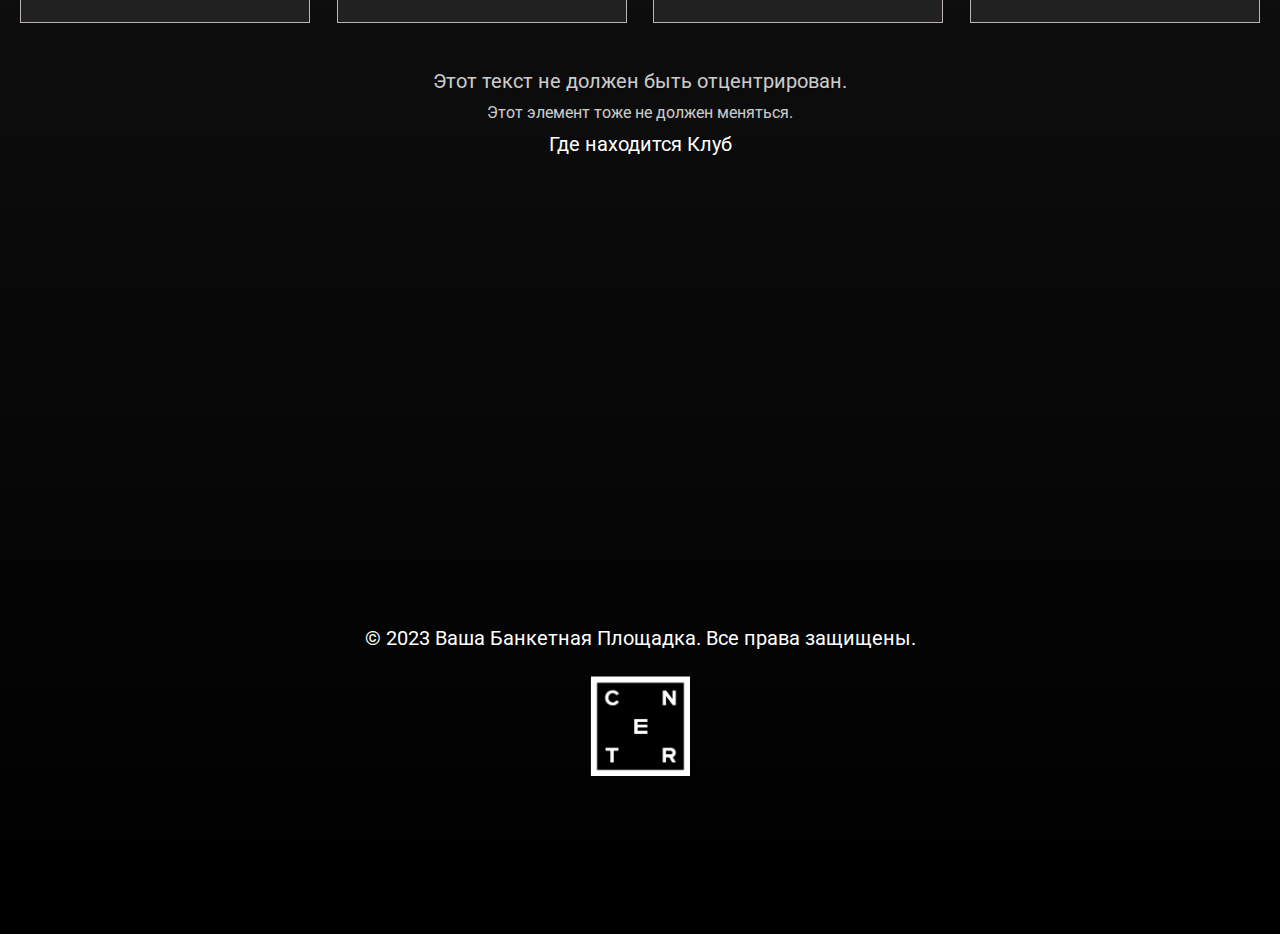
<file: клуб/afeha.html>
<!DOCTYPE html>
<html lang="ru">
<head>
    <meta charset="UTF-8">
    <meta name="viewport" content="width=device-width, initial-scale=1.0">
    <title>Ваша Банкетная Площадка - Идеальное место для вашего торжества!</title>
    <meta name="description" content="Забронируйте идеальную банкетную площадку для свадьбы, юбилея, корпоратива и других мероприятий.">
    <link rel="stylesheet" href="style.css"> 
    <link rel="preconnect" href="https://fonts.googleapis.com">
    <link rel="preconnect" href="https://fonts.gstatic.com" crossorigin>
    <link href="https://fonts.googleapis.com/css2?family=Roboto:wght@400;700&display=swap" rel="stylesheet">
</head>
<body>
    <header>
        <div class="container">
            <div class="logo-and-title">
                <img src="фотки\Снимок экрана 2025-02-26 005507.png" alt="Логотип Клуба" class="logo"width="100" height="100">
                <nav> 
            <ul>
                <li><a href="index.html"><h2>CENTER CLUB</h2></a></li>
                
            </ul>
        </nav>
               
              </div>
            
            <nav> 
                <ul>
                    <li><a href="index.html">О нас</a></li>
                    <li><a href="afeha.html">Афиша</a></li>
                    <li><a href="arenda.html">Аренда</a></li>
                    <li><a href="arxih.html">Архив</a></li>
                    <li><a href="contact.html">Забронировать</a></li>
                </ul>
            </nav>
        </div>
        <footer>
          </header> 
          <section id="hero">
            <div class="container">
                <h2>Идеальное место для вашего торжества!</h2>
                <p>Сайт был создан не давно . так что тут пока не чего нет , но вы можете Арендовать и мы выложем вашу афишу и добавим в архив.</p>
                <a href="contact.html" class="button">Забронировать</a>
            </div> 
            <head>
  <title>Центрирование слова (Flexbox, Изолированные стили)</title>
  <style>
    /* Стили для контейнера столбцов */
    .column-container {
      display: flex;
      flex-wrap: wrap;
      justify-content: space-between;
      padding: 20px;
    }

    /* Стили для самих столбцов */
    .column-container .column {
      width: calc(25% - 20px); /* 4 столбца */
      background-color: #2b2a2a;
      margin-bottom: 20px;
      min-height: 100px;   /* Минимальная высота */
      padding: 20px;
      box-sizing: border-box; /* Важно для ширины */
      display: flex;          /* Flexbox для центрирования */
      justify-content: center; /* Горизонталь */
      align-items: center;   /* Вертикаль */
    }

    /* Адаптивность (медиа-запросы) */
    @media (max-width: 768px) {
      .column-container .column { width: calc(50% - 20px); } /* 2 столбца */
    }

    @media (max-width: 480px) {
      .column-container .column { width: 100%; } /* 1 столбец */
    }
  </style>
</head>
<body>
  <div class="column-container">
    <div class="column"><div class="row"><h2>1000</h2></div>
    <div class="row"> масимальное количество гостей единовременно</div>
    <div class="row"><h2>700 кв.м.</h2></div>
    <div class="row"> общая площадь</div>
    <div class="row"><h2>3</h2></div>
    <div class="row"> фунцкиональных зала, объединенных общей входной группой</div>
</div>
    <div class="column"><div class="row"><h2>80</h2></div> 
    <div class="row">человек — вместимость VIP-зон на подиумах вокруг сцены</div>
    <div class="row"><h2>КАРАОКЕ</h2></div>
    <div class="row"> профессиональная система Evolution Pro 2</div>
    <div class="row"><h2>ГРИМЁРНЫЕ</h2> </div>
    <div class="row">гримерные комнаты с отдельным выходом в подземный паркинг, туалетной комнатой, дверью, запирающейся на манитный ключ</div>
</div>
    <div class="column"><div class="row"><h2>СЦЕНА</h2></div>
    <div class="row">профессиональный концертно–сценический свет и звук</div>
    <div class="row"><h2>ТЕХЗОНА</h2></div>
    <div class="row"> отдельная зона для звукорежиссера, светотехника, VJ</div>
    <div class="row"><h2>2 ГАРДЕРОБА</h2></div>
    <div class="row"> ёмкостью 1000 мест</div>
</div>
    <div class="column"><h2>FREE WIFI</h2></div>
  </div>
  </div>

  <!-- Пример других элементов на странице -->
  <p>Этот текст не должен быть отцентрирован.</p>
  <div class="other-element">Этот элемент тоже не должен меняться.</div>
</body>
            
 
            <section id="подвал">
                <div class="container">
                    <p> Где находится Клуб</p>
                <div style="text-align: center;">
                    <iframe src="https://www.google.com/maps/embed?pb=!1m18!1m12!1m3!1d648.7371020578423!2d60.591791170728975!3d56.844523339962564!2m3!1f0!2f0!3f0!3m2!1i1024!2i768!4f13.1!3m3!1m2!1s0x43c16e673adc9d63%3A0xa3ff630f5a424fa6!2sCenter%20Club!5e0!3m2!1sru!2sru!4v1740583747399!5m2!1sru!2sru" width="600" height="450" style="border:0;" allowfullscreen="" loading="lazy" referrerpolicy="no-referrer-when-downgrade"></iframe>
                  </div>
                   
              <div class="container">
                    <p>&copy; 2023 Ваша Банкетная Площадка. Все права защищены.</p>
                   <div class="footer-logo">
                <img src="фотки\Снимок экрана 2025-02-26 005507.png" alt="Логотип Клуба">
              </div>
                </div>
                
            
           </section>
        </footer>
        
        </body>
        </html>
</file>
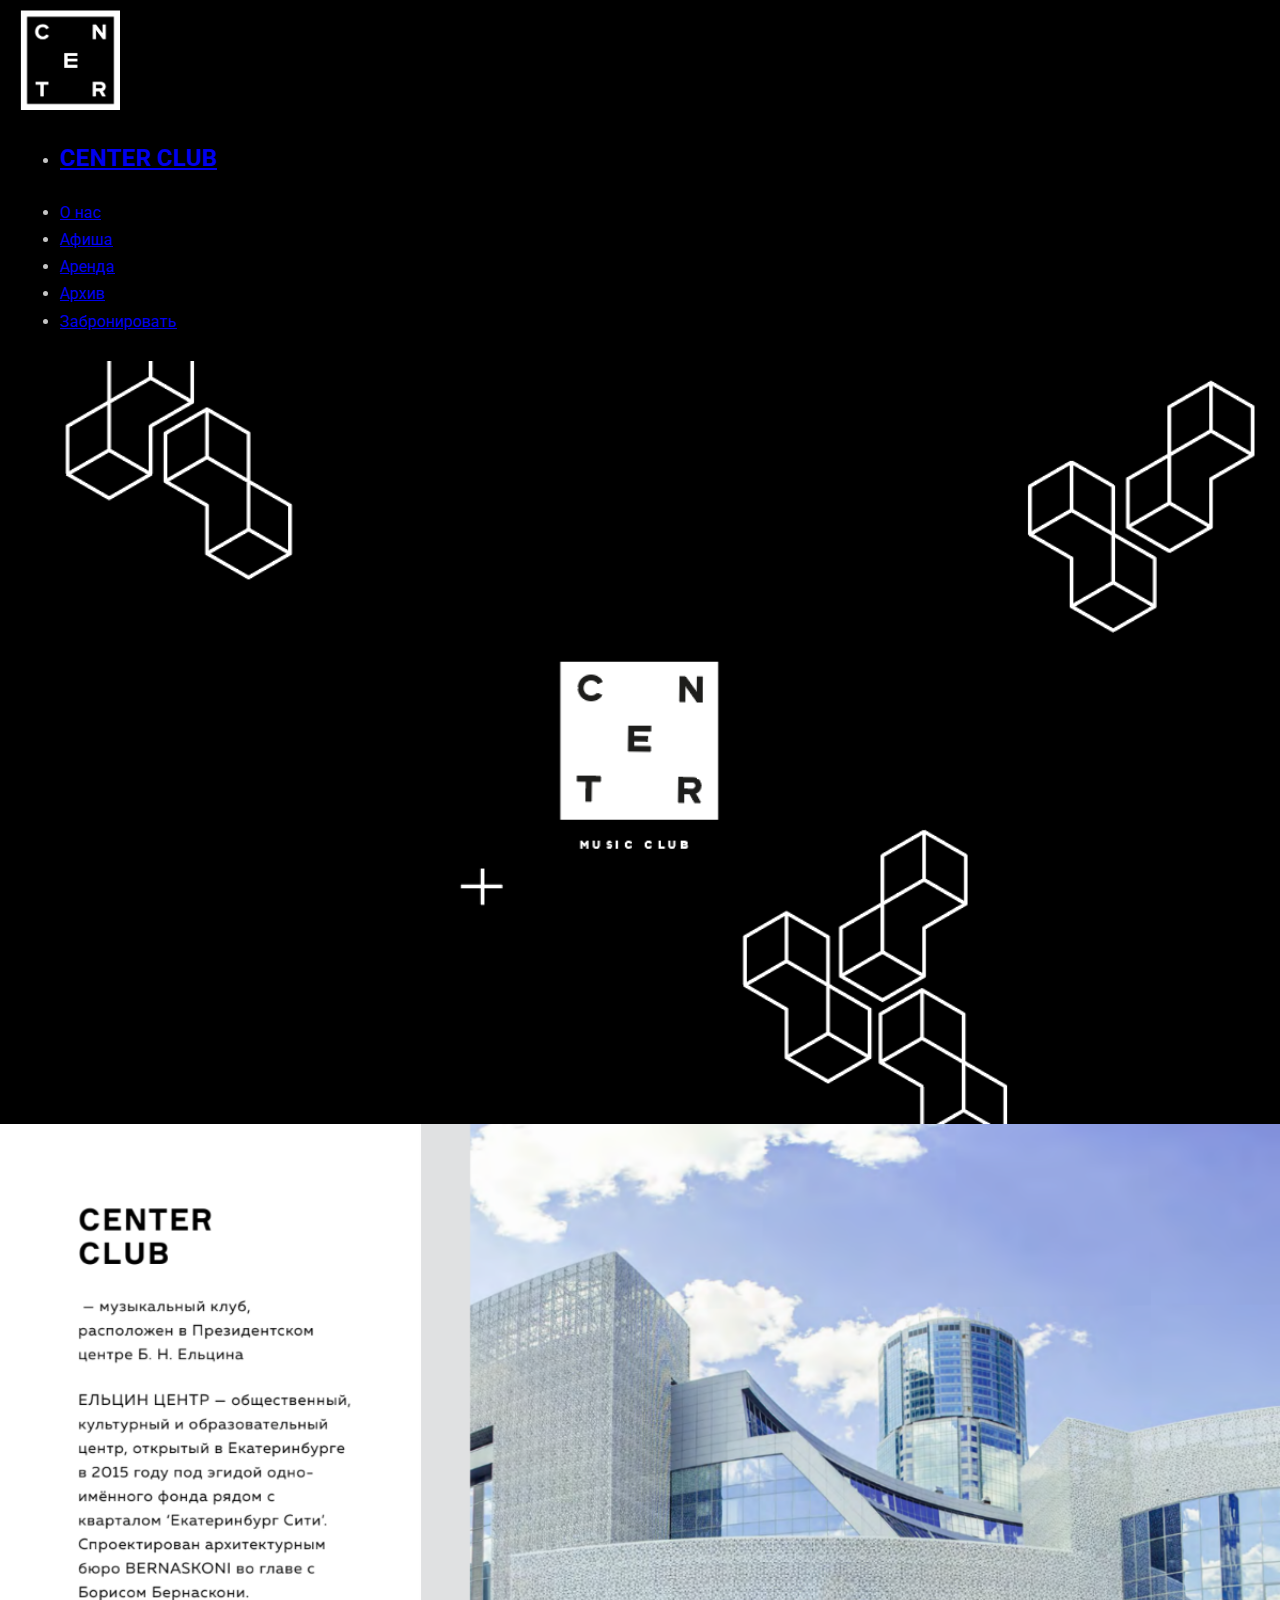
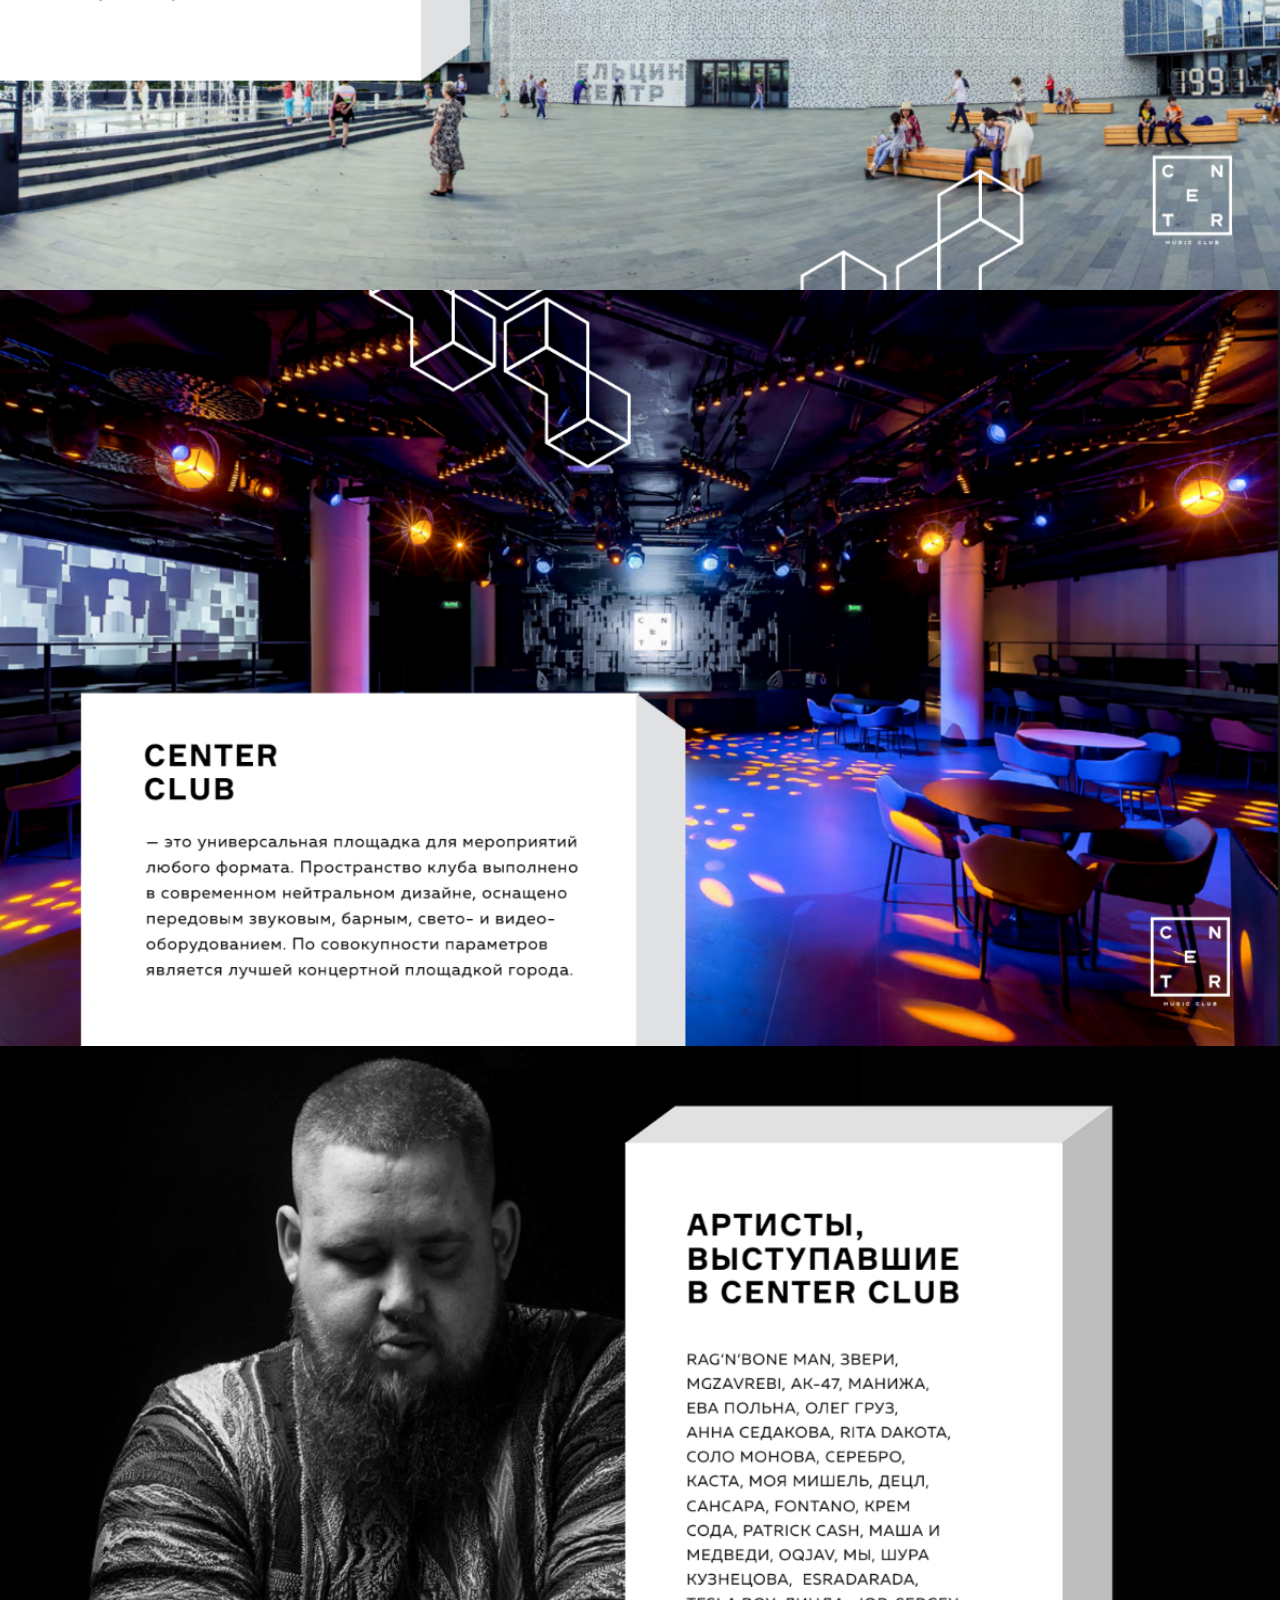
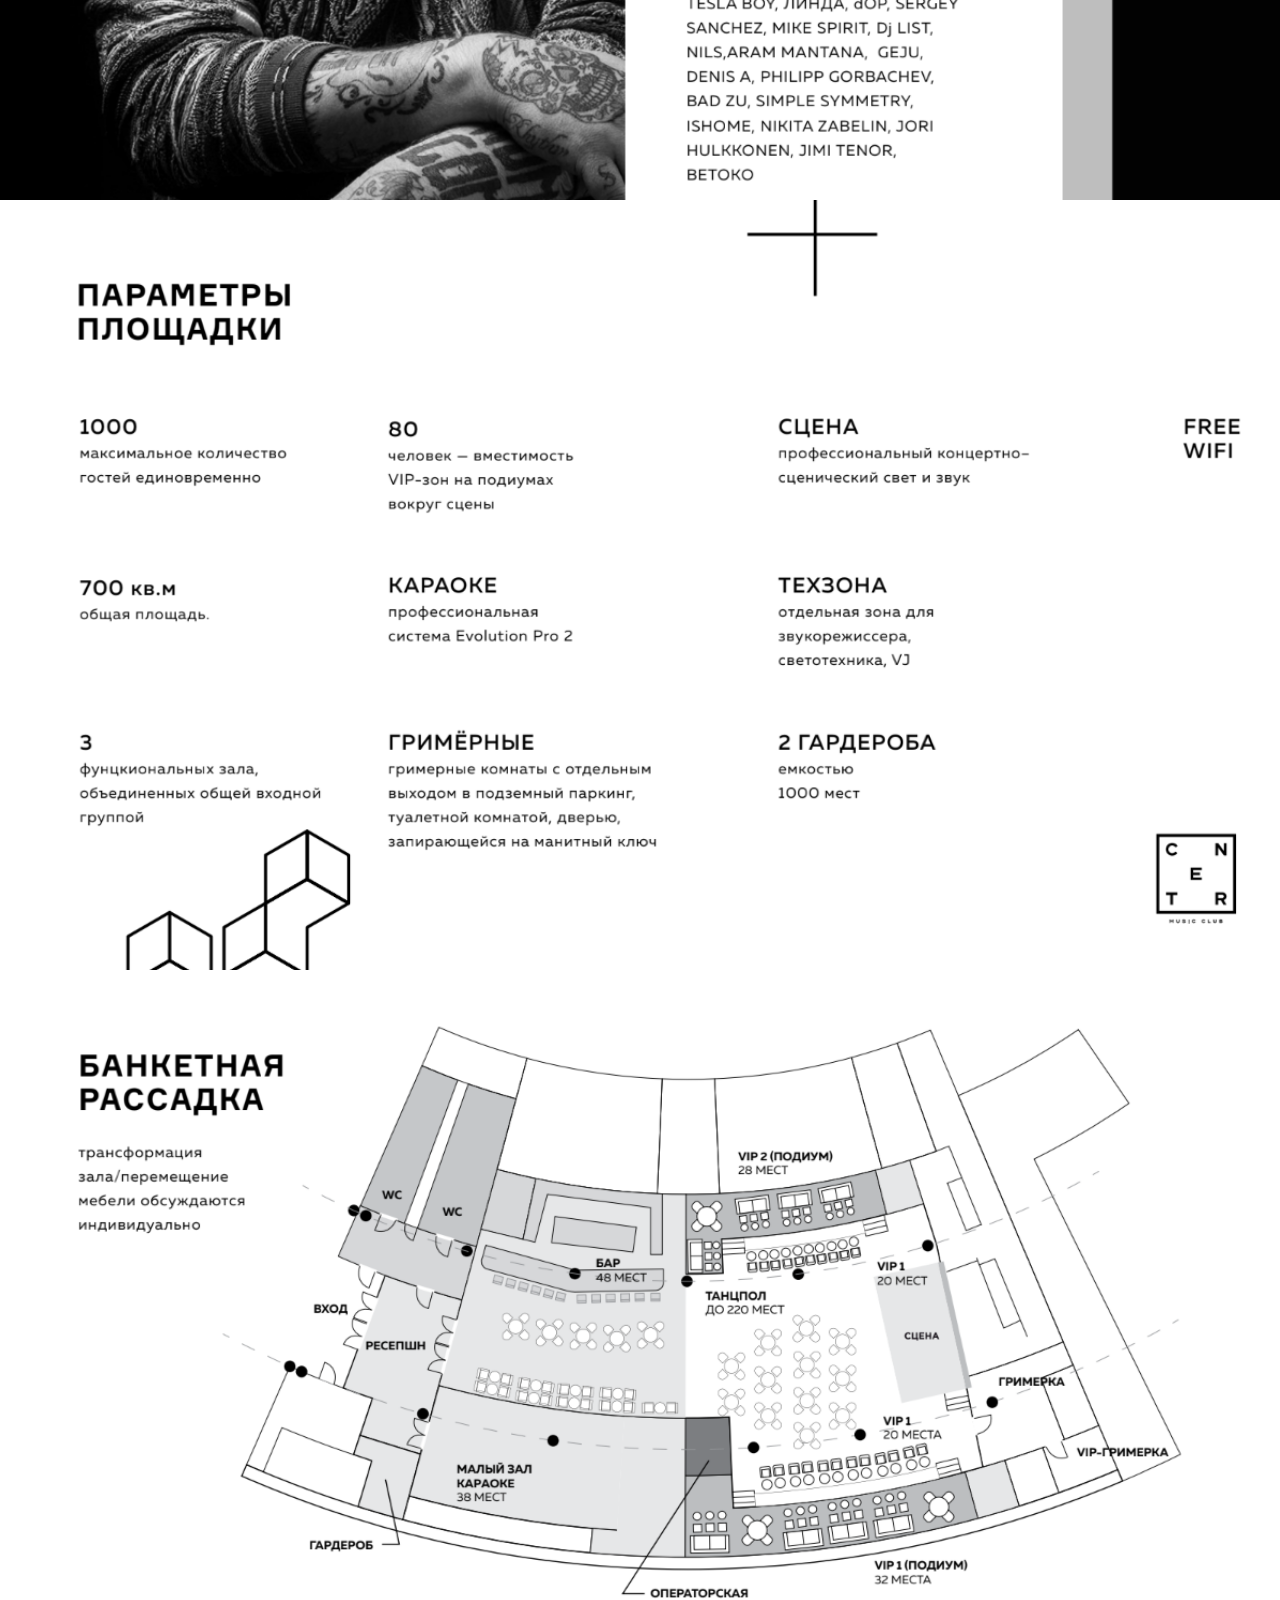
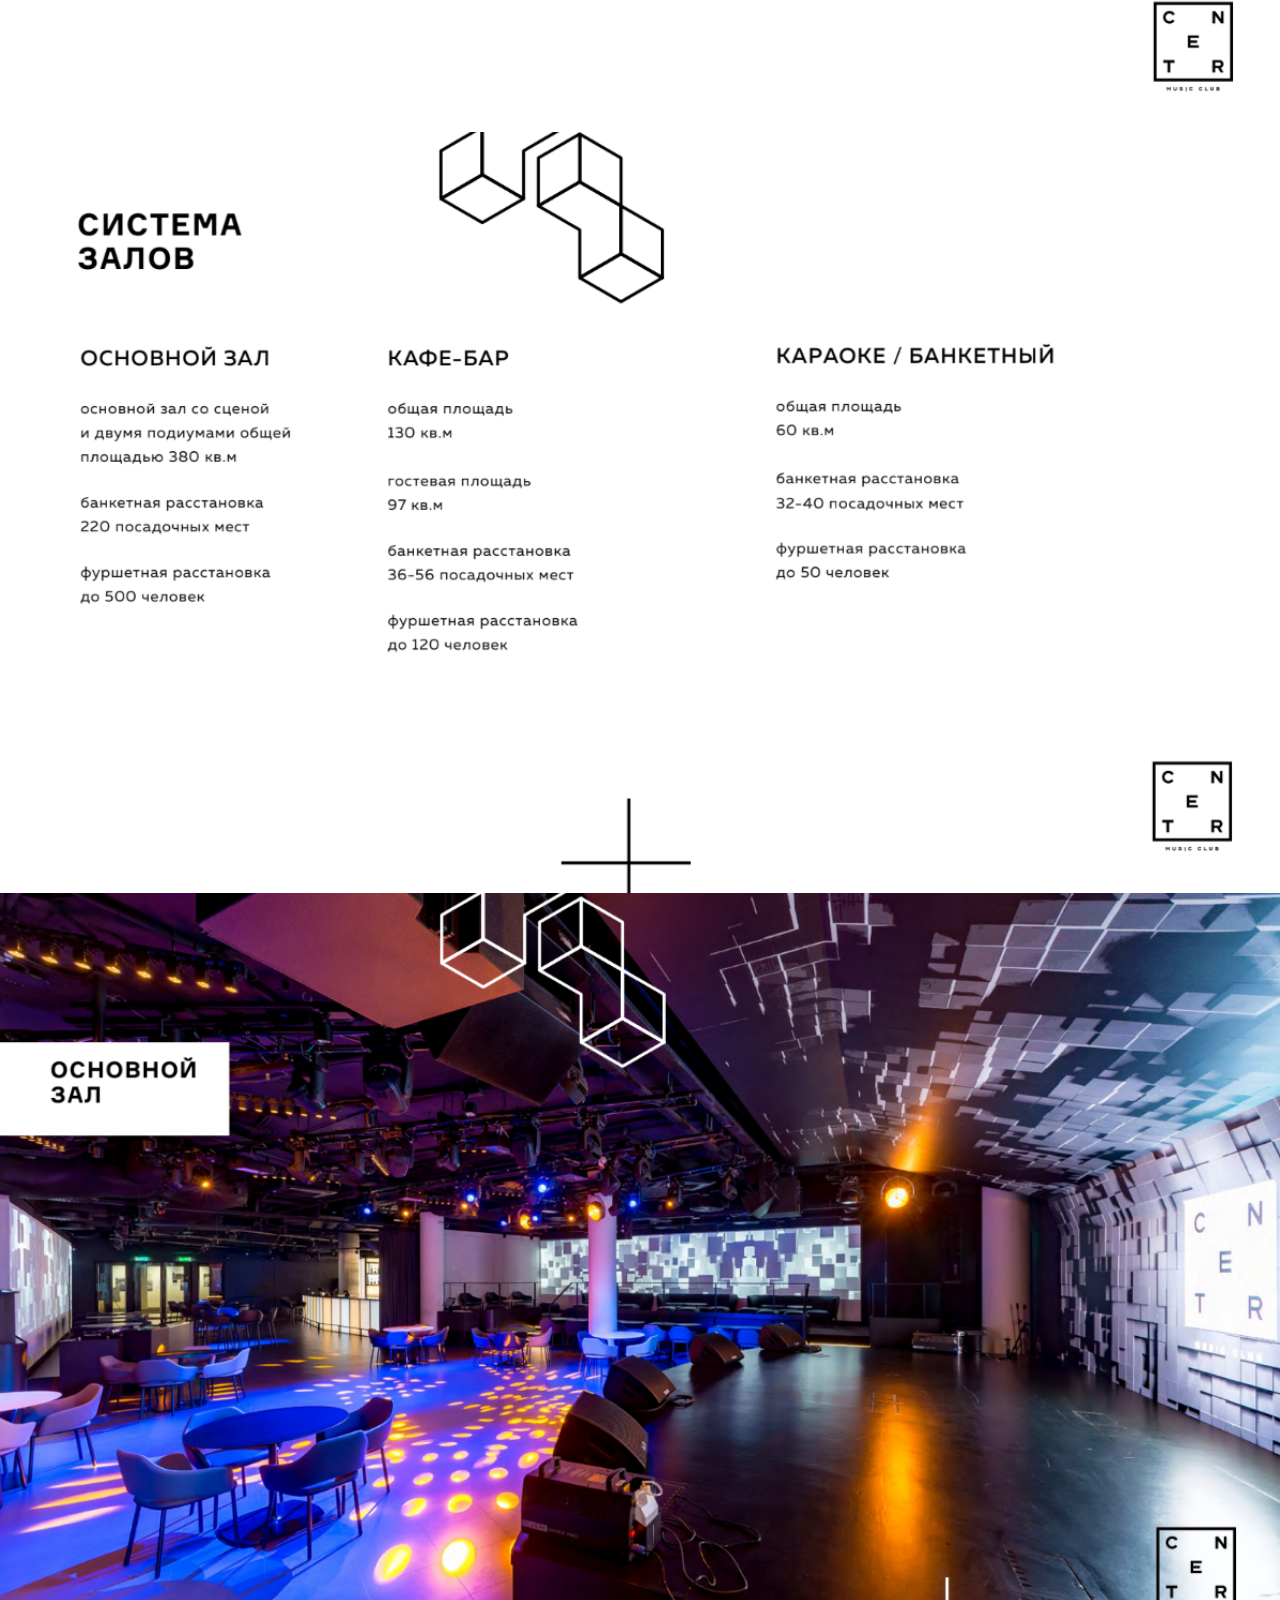
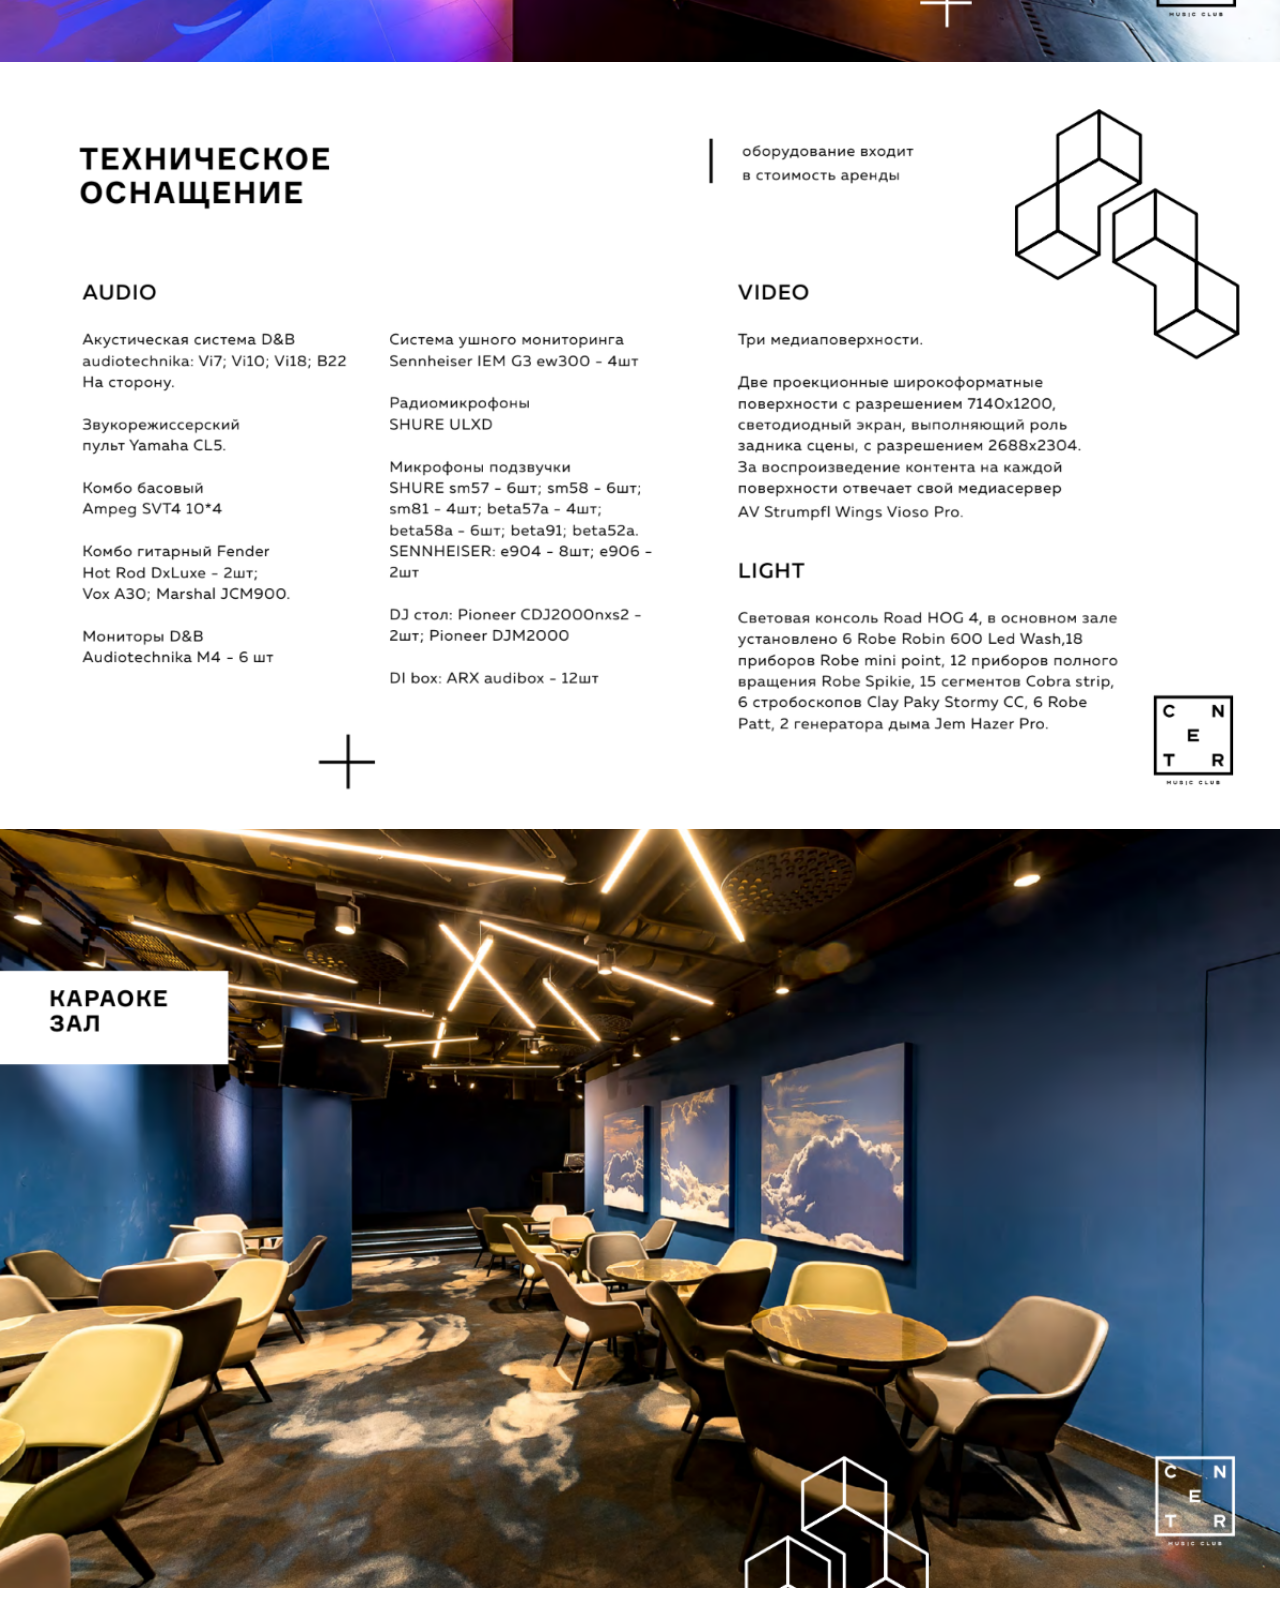
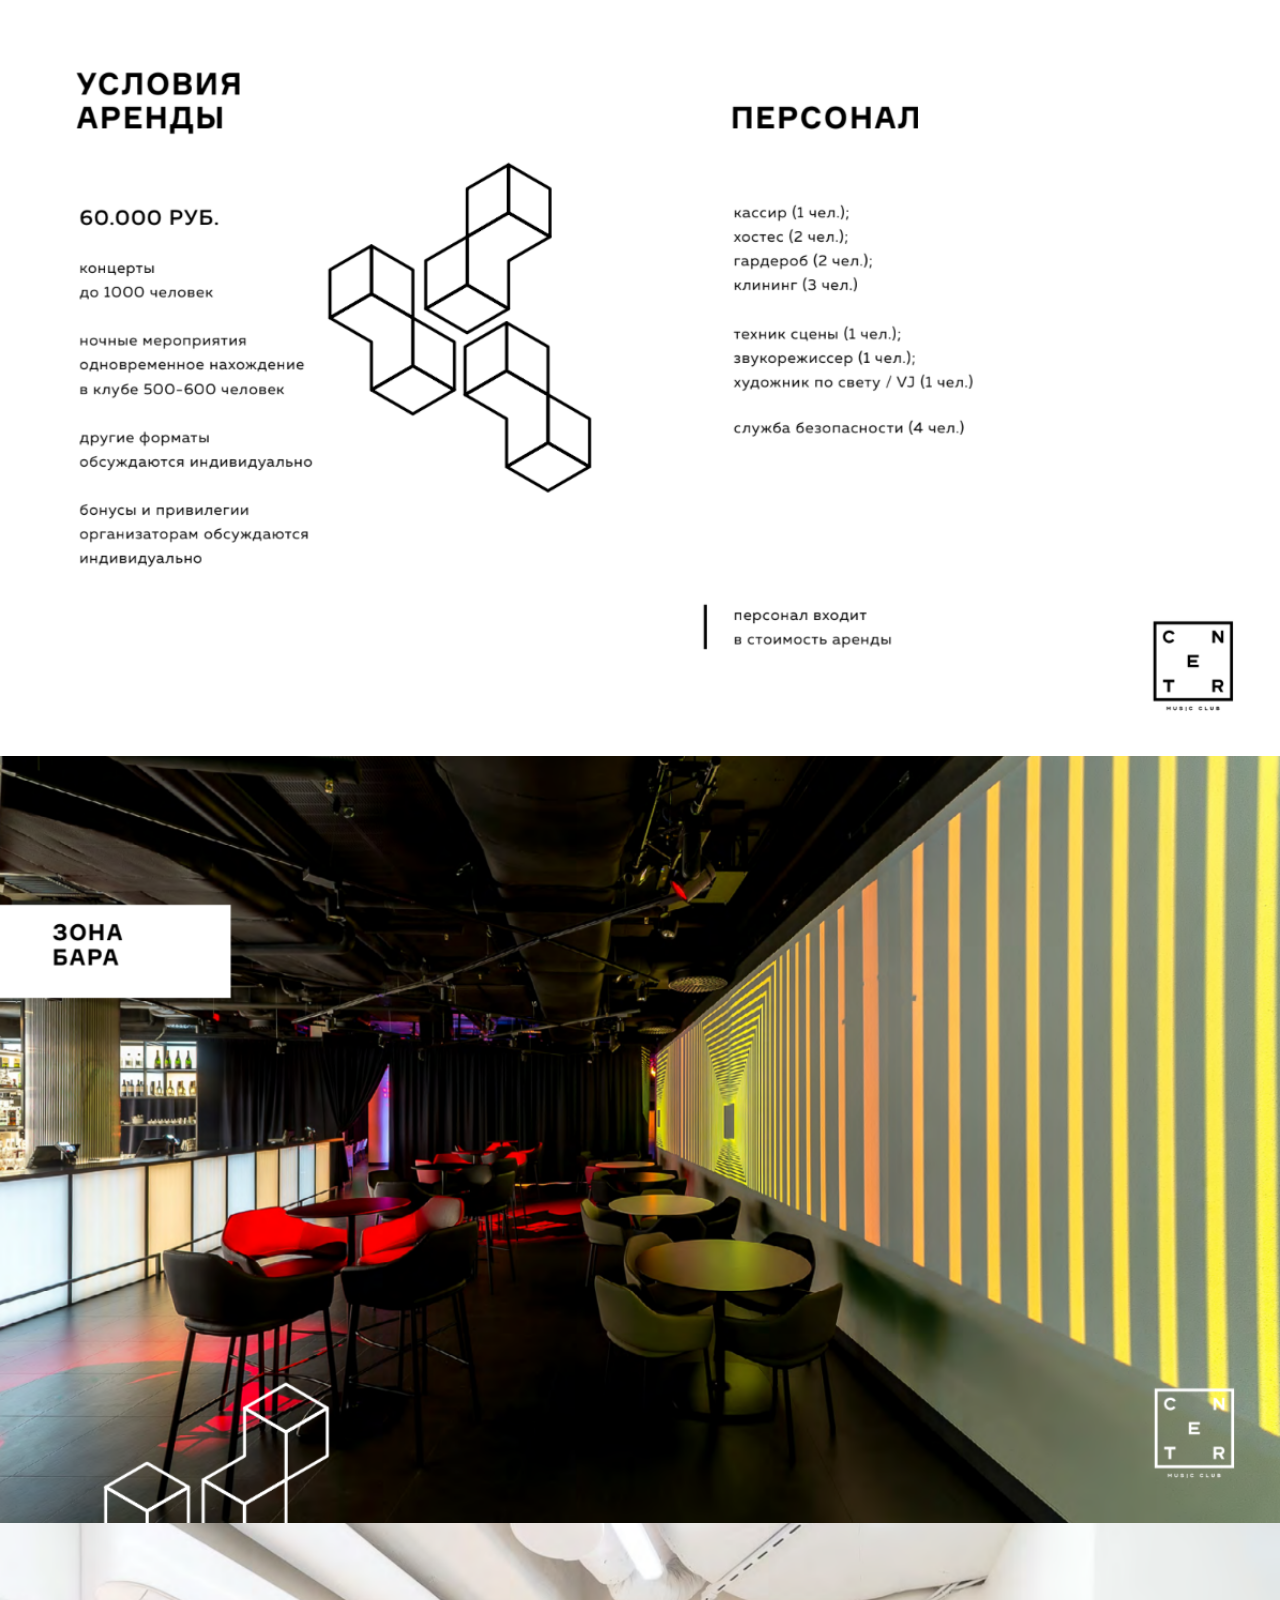
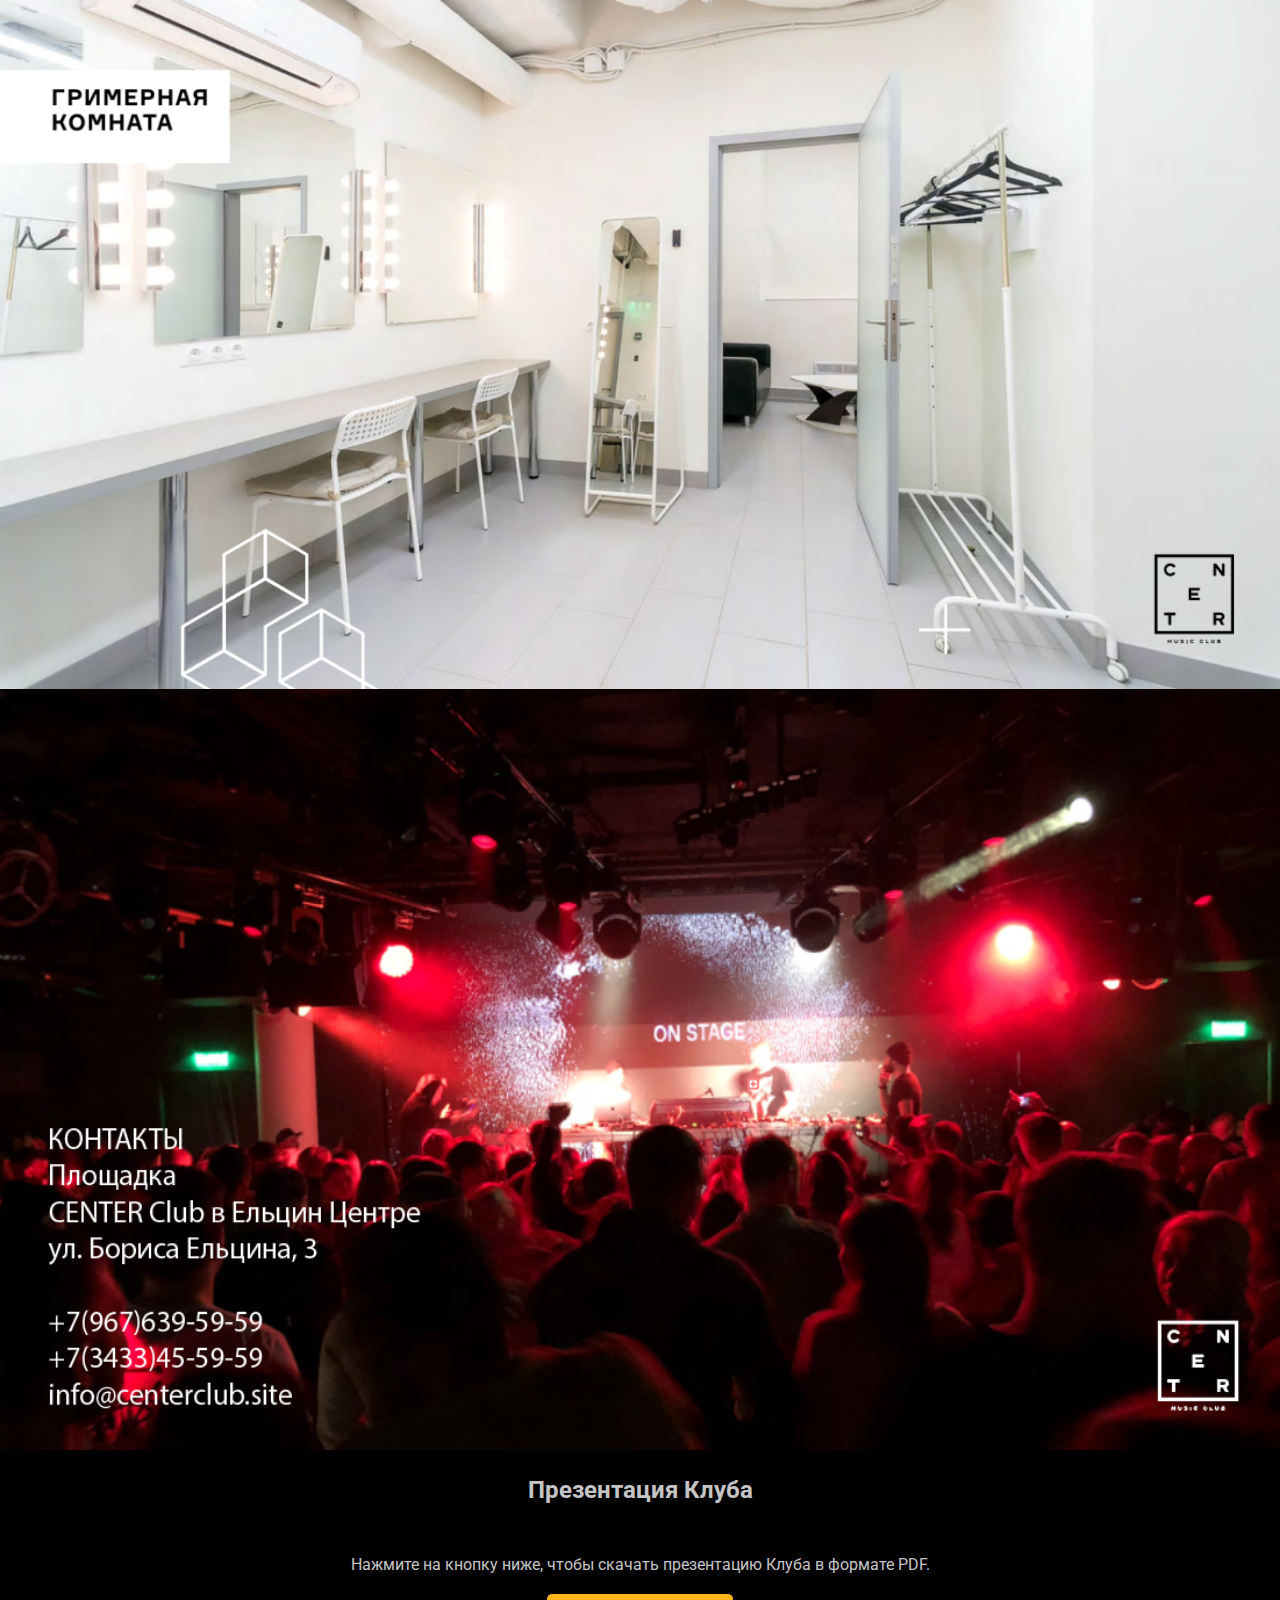
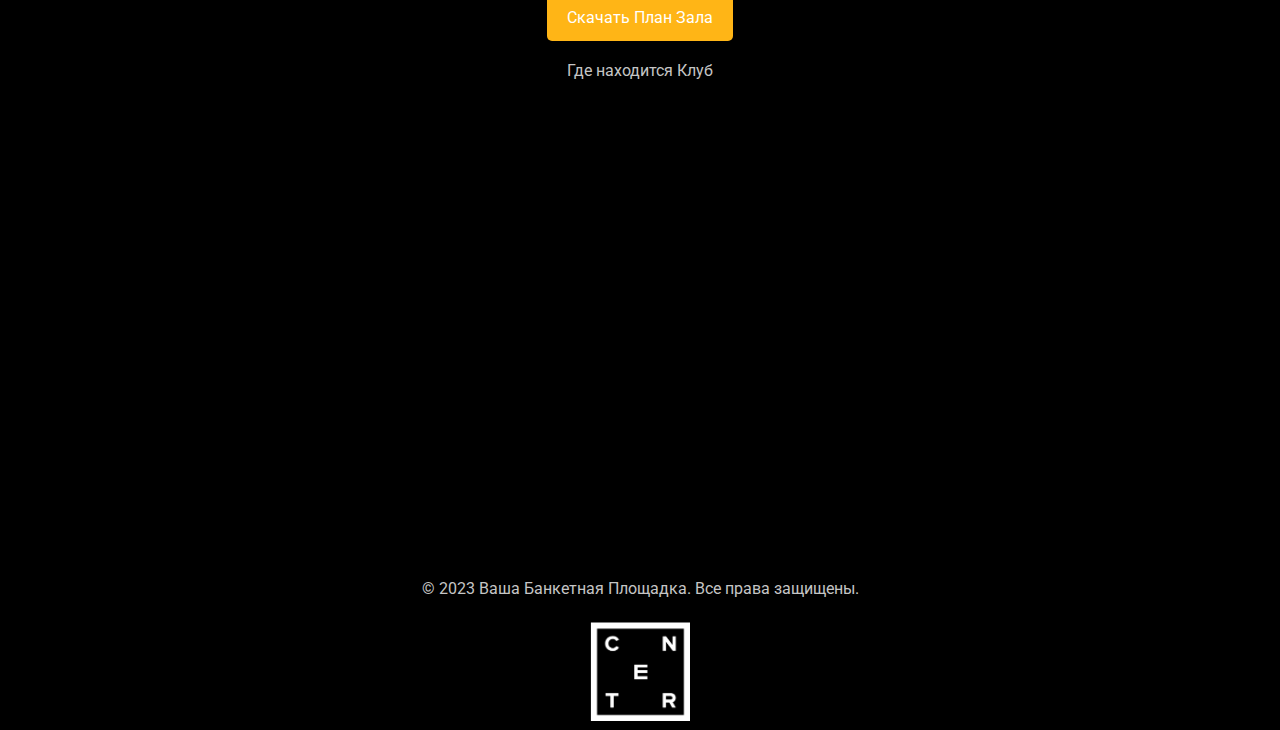
<file: клуб/arenda.html>
<!DOCTYPE html>
<html lang="ru">
<head>
    <meta charset="UTF-8">
    <meta name="viewport" content="width=device-width, initial-scale=1.0">
    <title>Ваша Банкетная Площадка - Идеальное место для вашего торжества!</title>
    <meta name="description" content="Забронируйте идеальную банкетную площадку для свадьбы, юбилея, корпоратива и других мероприятий.">
    <link rel="stylesheet" href="style.css"> 
    <link rel="preconnect" href="https://fonts.googleapis.com">
    <link rel="preconnect" href="https://fonts.gstatic.com" crossorigin>
    <link href="https://fonts.googleapis.com/css2?family=Roboto:wght@400;700&display=swap" rel="stylesheet">
</head>
<body>
    <header>
        <div class="container">
            <div class="logo-and-title">
                <img src="фотки\Снимок экрана 2025-02-26 005507.png" alt="Логотип Клуба" class="logo"width="100" height="100">
                <nav> 
            <ul>
                <li><a href="index.html"><h2>CENTER CLUB</h2></a></li>
                
            </ul>
        </nav>
               
              </div>
            
            <nav> 
                <ul>
                    <li><a href="index.html">О нас</a></li>
                    <li><a href="afeha.html">Афиша</a></li>
                    <li><a href="arenda.html">Аренда</a></li>
                    <li><a href="arxih.html">Архив</a></li>
                    <li><a href="contact.html">Забронировать</a></li>
                </ul>
            </nav>
        </div>
</header>
<style>
    .full-width-image {
      width: 100%; /*  Занимает всю ширину */
      height: auto; /*  Автоматически подстраивает высоту, сохраняя пропорции */
      display: block; /*  Важно для корректного отображения */
    }
  </style>
</head>
<body>

  <img src="фотки\Снимок экрана 2025-02-26 215427.png" alt="Картинка" class="full-width-image">
  <img src="фотки\Снимок экрана 2025-02-26 211531.png" alt="Картинка" class="full-width-image">
  <img src="фотки\Снимок экрана 2025-02-26 211609.png" alt="Картинка" class="full-width-image">
  <img src="фотки\Снимок экрана 2025-02-26 1.png" alt="Картинка" class="full-width-image">
  <img src="фотки\Снимок экрана 2025-02-26 2.png" alt="Картинка" class="full-width-image">
  <img src="фотки\Снимок экрана 2025-02-26 3.png" alt="Картинка" class="full-width-image">
  <img src="фотки\Снимок экрана 2025-02-26 4.png" alt="Картинка" class="full-width-image">
  <img src="фотки\Снимок экрана 2025-02-26 5.png" alt="Картинка" class="full-width-image">
  <img src="фотки\Снимок экрана 2025-02-26 6.png" alt="Картинка" class="full-width-image">
  <img src="фотки\Снимок экрана 2025-02-26 7.png" alt="Картинка" class="full-width-image">
  <img src="фотки\Снимок экрана 2025-02-26 8.png" alt="Картинка" class="full-width-image">
  <img src="фотки\Снимок экрана 2025-02-26 9.png" alt="Картинка" class="full-width-image">
  <img src="фотки\Снимок экрана 2025-02-26 10.png" alt="Картинка" class="full-width-image">
  <img src="фотки\Снимок экрана 2025-02-26 11.png" alt="Картинка" class="full-width-image">
  

  <!-- Остальной контент сайта -->
  <body>
    <section id="план">
        <style>
     
        .download-button {
            display: inline-block;
            padding: 10px 20px;
            background-color: #ffb516;
            color: #fff;
            text-decoration: none;
            border-radius: 5px;
            transition: background-color 0.3s ease;
        }
    
        .download-button:hover {
            background-color: #000000;
        }
        
        .image-gallery {
                display: flex;
                justify-content: center;
                margin-bottom: 20px;
            }
    
            .image-gallery img {
                width: 400px;
                height: 300px;
                object-fit: cover;
                border-radius: 5px;
                margin: 0 10px;
                box-shadow: 0 0 5px rgba(0, 0, 0, 0.2);
            }
    </style>
    <div class="container">
        <h2>Презентация  Клуба</h2>
        <div class="image-gallery">
            
        </div>
        <p>Нажмите на кнопку ниже, чтобы скачать презентацию Клуба в формате PDF.</p>
        <a href="https://drive.google.com/drive/folders/1AAPyOivDKvwkP4gJ92fQIQRULjd_RMBM?usp=drive_link" download="https://drive.google.com/drive/folders/1AAPyOivDKvwkP4gJ92fQIQRULjd_RMBM?usp=drive_link" class="download-button">Скачать План Зала</a>
    </div>
    </body>

</body>

        <footer>         
 
            <section id="подвал">
                <div class="container">
                    <p> Где находится Клуб</p>
                <div style="text-align: center;">
                    <iframe src="https://www.google.com/maps/embed?pb=!1m18!1m12!1m3!1d648.7371020578423!2d60.591791170728975!3d56.844523339962564!2m3!1f0!2f0!3f0!3m2!1i1024!2i768!4f13.1!3m3!1m2!1s0x43c16e673adc9d63%3A0xa3ff630f5a424fa6!2sCenter%20Club!5e0!3m2!1sru!2sru!4v1740583747399!5m2!1sru!2sru" width="600" height="450" style="border:0;" allowfullscreen="" loading="lazy" referrerpolicy="no-referrer-when-downgrade"></iframe>
                  </div>
                   
              <div class="container">
                    <p>&copy; 2023 Ваша Банкетная Площадка. Все права защищены.</p>
                   <div class="footer-logo">
                <img src="фотки\Снимок экрана 2025-02-26 005507.png" alt="Логотип Клуба">
              </div>
                </div>
                
            
           </section>
        </footer>
        
        </body>
        </html>
</file>
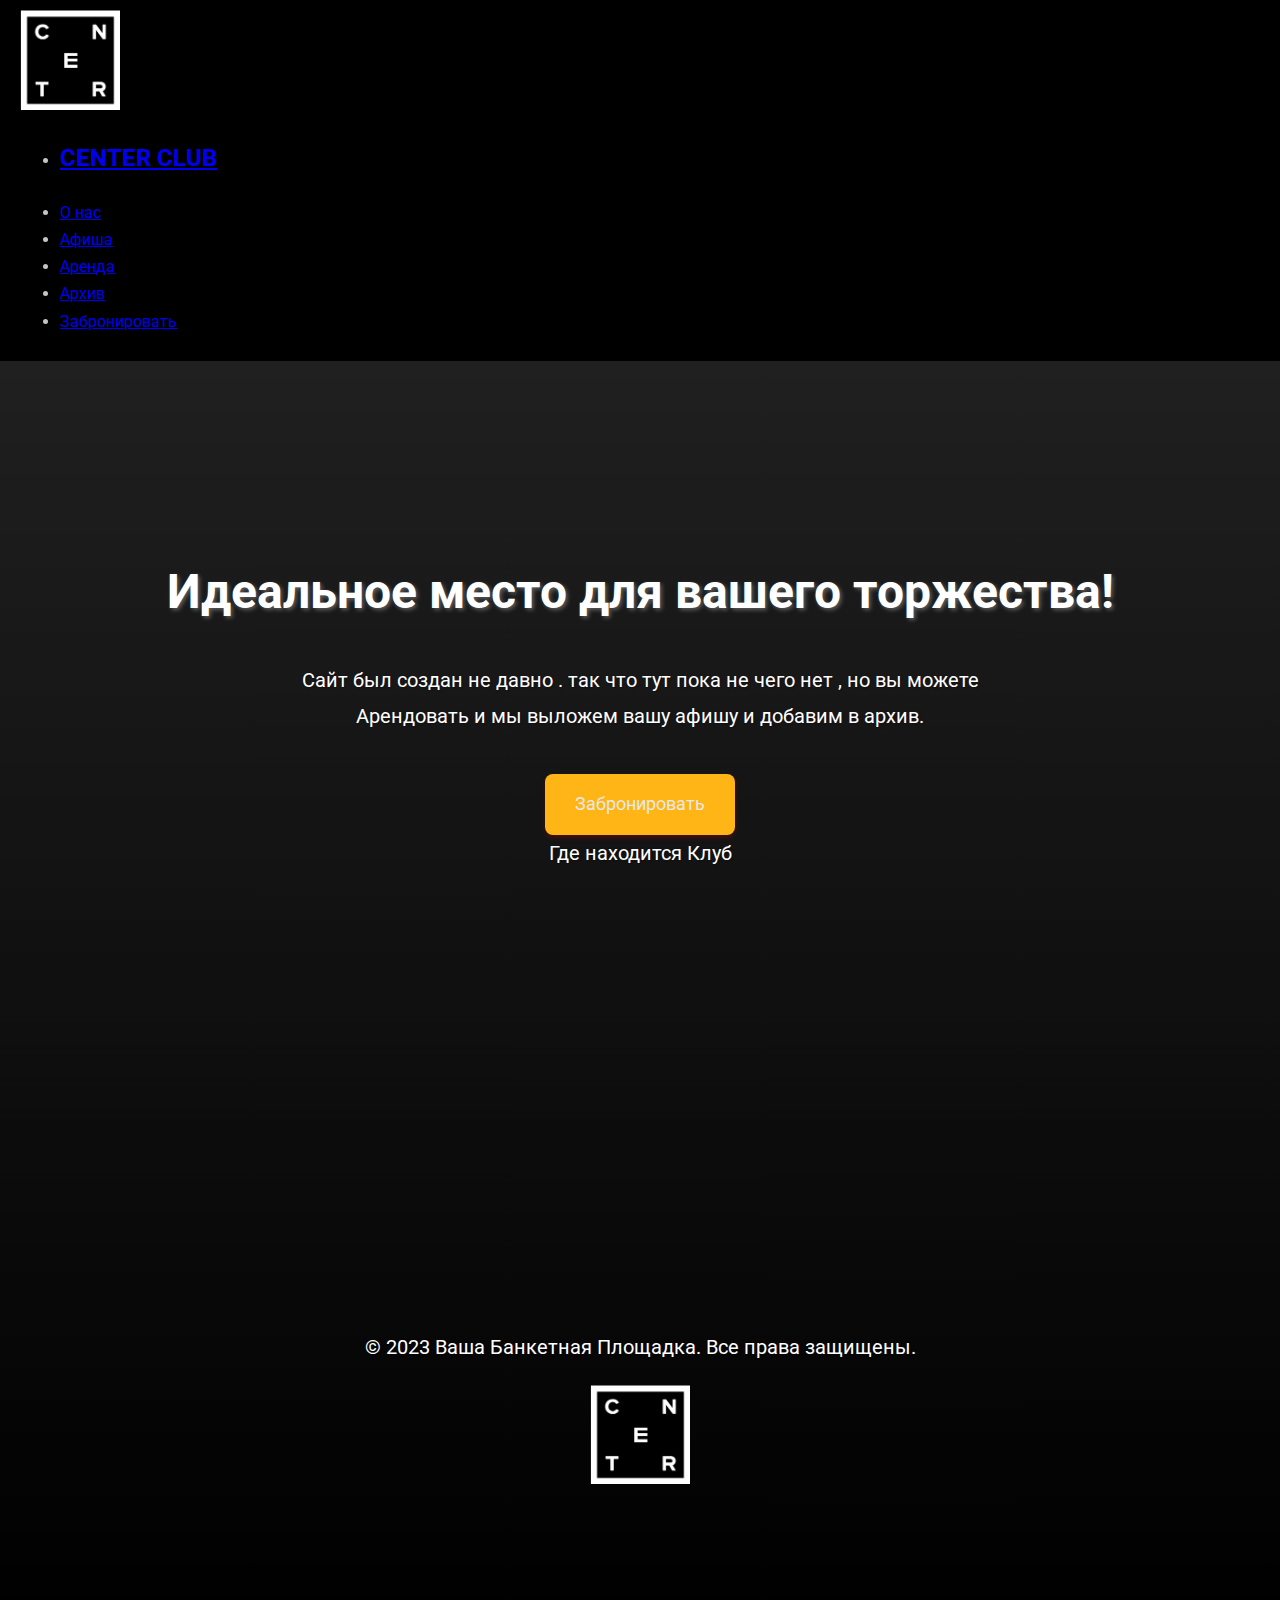
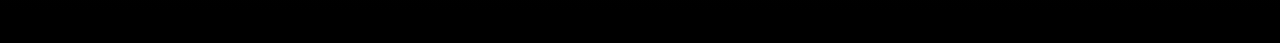
<file: клуб/arxih.html>
<!DOCTYPE html>
<html lang="ru">
<head>
    <meta charset="UTF-8">
    <meta name="viewport" content="width=device-width, initial-scale=1.0">
    <title>Ваша Банкетная Площадка - Идеальное место для вашего торжества!</title>
    <meta name="description" content="Забронируйте идеальную банкетную площадку для свадьбы, юбилея, корпоратива и других мероприятий.">
    <link rel="stylesheet" href="style.css"> 
    <link rel="preconnect" href="https://fonts.googleapis.com">
    <link rel="preconnect" href="https://fonts.gstatic.com" crossorigin>
    <link href="https://fonts.googleapis.com/css2?family=Roboto:wght@400;700&display=swap" rel="stylesheet">
</head>
<body>
    <header>
        <div class="container">
            <div class="logo-and-title">
                <img src="фотки\Снимок экрана 2025-02-26 005507.png" alt="Логотип Клуба" class="logo"width="100" height="100">
                <nav> 
            <ul>
                <li><a href="index.html"><h2>CENTER CLUB</h2></a></li>
                
            </ul>
        </nav>
               
              </div>
            
            <nav> 
                <ul>
                    <li><a href="index.html">О нас</a></li>
                    <li><a href="afeha.html">Афиша</a></li>
                    <li><a href="arenda.html">Аренда</a></li>
                    <li><a href="arxih.html">Архив</a></li>
                    <li><a href="contact.html">Забронировать</a></li>
                </ul>
            </nav>
        </div>
 </header>
 <footer>
</header> 
<section id="hero">
  <div class="container">
      <h2>Идеальное место для вашего торжества!</h2>
      <p>Сайт был создан не давно . так что тут пока не чего нет , но вы можете Арендовать и мы выложем вашу афишу и добавим в архив.</p>
      <a href="contact.html" class="button">Забронировать</a>
  </div> 


        <footer>         
 
            <section id="подвал">
                <div class="container">
                    <p> Где находится Клуб</p>
                <div style="text-align: center;">
                    <iframe src="https://www.google.com/maps/embed?pb=!1m18!1m12!1m3!1d648.7371020578423!2d60.591791170728975!3d56.844523339962564!2m3!1f0!2f0!3f0!3m2!1i1024!2i768!4f13.1!3m3!1m2!1s0x43c16e673adc9d63%3A0xa3ff630f5a424fa6!2sCenter%20Club!5e0!3m2!1sru!2sru!4v1740583747399!5m2!1sru!2sru" width="600" height="450" style="border:0;" allowfullscreen="" loading="lazy" referrerpolicy="no-referrer-when-downgrade"></iframe>
                  </div>
                   
              <div class="container">
                    <p>&copy; 2023 Ваша Банкетная Площадка. Все права защищены.</p>
                   <div class="footer-logo">
                <img src="фотки\Снимок экрана 2025-02-26 005507.png" alt="Логотип Клуба">
              </div>
                </div>
                
            
           </section>
        </footer>
        
        </body>
        </html>
</file>
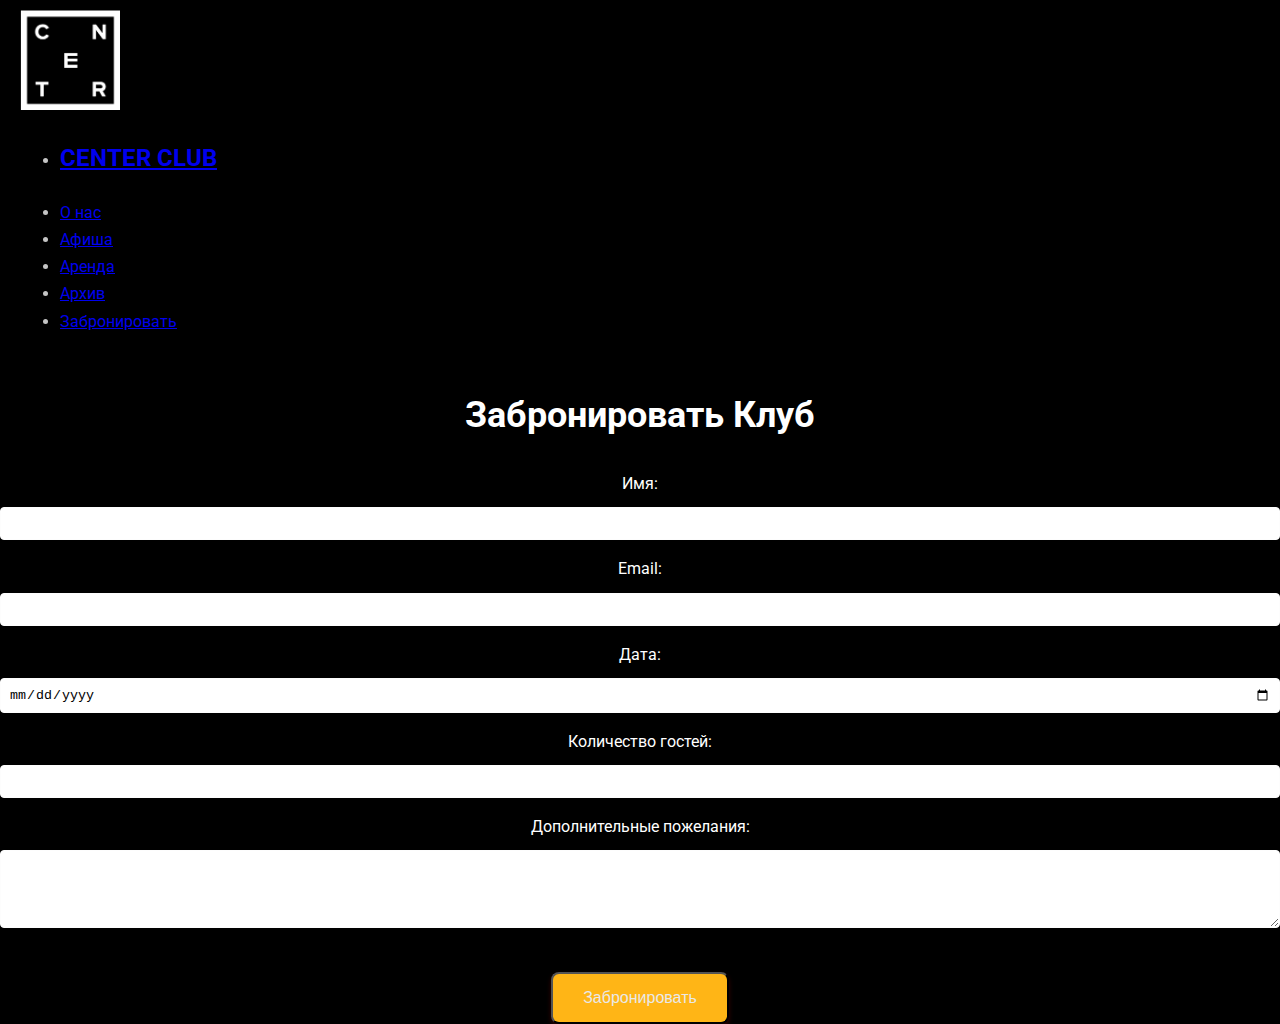
<file: клуб/contact.html>
<!DOCTYPE html>
<html lang="ru">
<head>
    <meta charset="UTF-8">
    <meta name="viewport" content="width=device-width, initial-scale=1.0">
    <title>Ваша Банкетная Площадка - Идеальное место для вашего торжества!</title>
    <meta name="description" content="Забронируйте идеальную банкетную площадку для свадьбы, юбилея, корпоратива и других мероприятий.">
    <link rel="stylesheet" href="style.css"> 
    <link rel="preconnect" href="https://fonts.googleapis.com">
    <link rel="preconnect" href="https://fonts.gstatic.com" crossorigin>
    <link href="https://fonts.googleapis.com/css2?family=Roboto:wght@400;700&display=swap" rel="stylesheet">
</head>
<body>
    <header>
        <div class="container">
            <div class="logo-and-title">
                <img src="фотки\Снимок экрана 2025-02-26 005507.png" alt="Логотип Клуба" class="logo"width="100" height="100">
                <nav> 
            <ul>
                <li><a href="index.html"><h2>CENTER CLUB</h2></a></li>
                
            </ul>
        </nav>
               
              </div>
            <nav>
                <ul>
                    <li><a href="index.html">О нас</a></li>
                    <li><a href="afeha.html">Афиша</a></li>
                    <li><a href="arenda.html">Аренда</a></li>
                    <li><a href="arxih.html">Архив</a></li>
                    <li><a href="contact.html">Забронировать</a></li>
                </ul>
            </nav>
        </div>
    </header>
   
    
    <section id="g12g">
</head>
<body>
    <div class="container">
        <h1>Забронировать Клуб</h1>
        <form action="PHP.php" method="post"> 
            <label for="name">Имя:</label>
            <input type="text" id="name" name="name" required>

            <label for="email">Email:</label>
            <input type="email" id="email" name="email" required>

            <label for="date">Дата:</label>
            <input type="date" id="date" name="date" required>

            <label for="guests">Количество гостей:</label>
            <input type="text" id="guests" name="guests" required>

            <label for="message">Дополнительные пожелания:</label>
            <textarea id="message" name="message" rows="4"></textarea>

            <button type="submit">Забронировать</button>
        </form>
    </div>
</body>
</sectio>
</html>
</file>
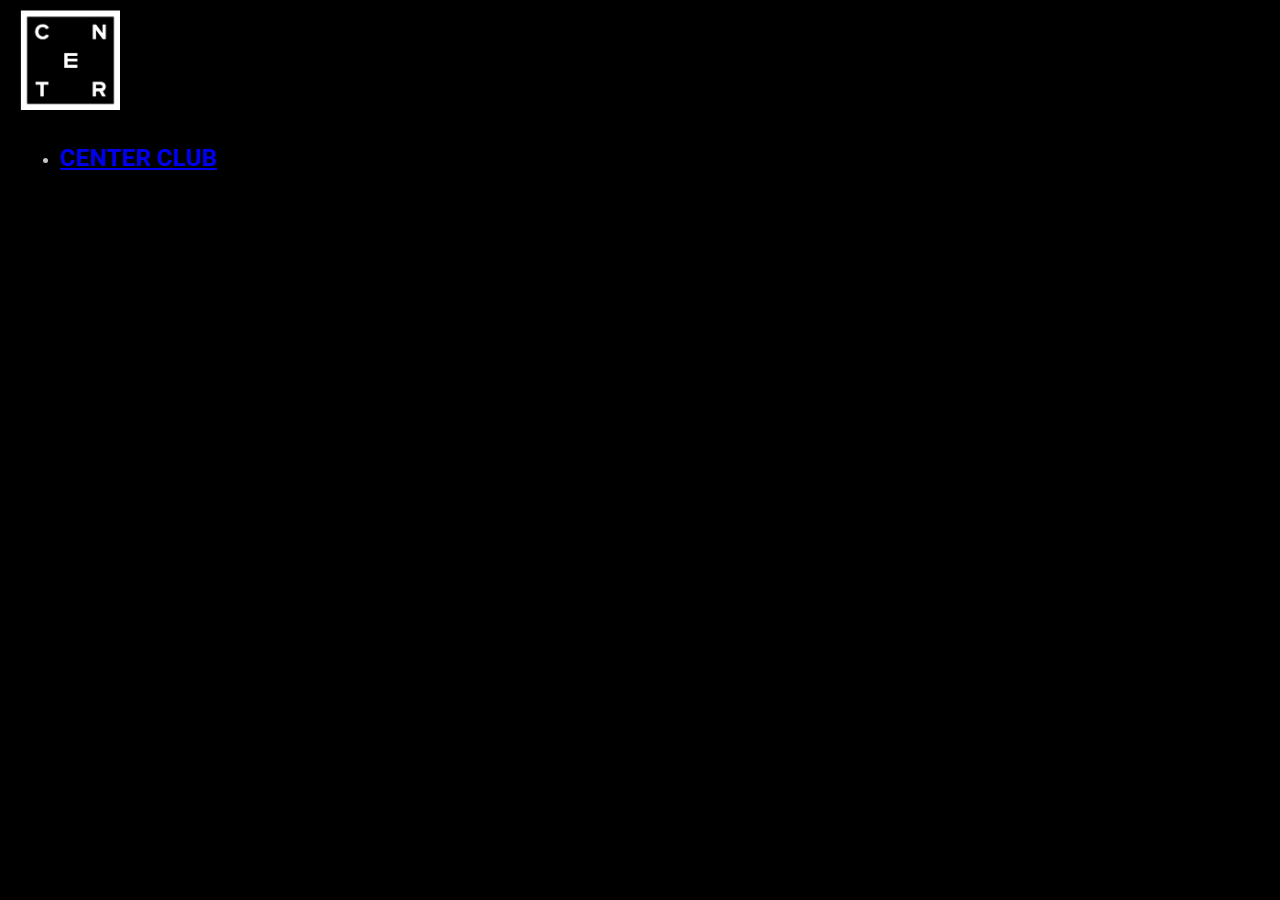
<file: клуб/dd.html>
<!DOCTYPE html>
<html lang="ru">
<head>
    <meta charset="UTF-8">
    <meta name="viewport" content="width=device-width, initial-scale=1.0">
    <title>Ваша Банкетная Площадка - Идеальное место для вашего торжества!</title>
    <meta name="description" content="Забронируйте идеальную банкетную площадку для свадьбы, юбилея, корпоратива и других мероприятий.">
    <link rel="stylesheet" href="style.css"> 
    <link rel="preconnect" href="https://fonts.googleapis.com">
    <link rel="preconnect" href="https://fonts.gstatic.com" crossorigin>
    <link href="https://fonts.googleapis.com/css2?family=Roboto:wght@400;700&display=swap" rel="stylesheet">
</head>
<body>
    <header>
        <div class="container">
            <div class="logo-and-title">
                <img src="фотки\Снимок экрана 2025-02-26 005507.png" alt="Логотип Клуба" class="logo"width="100" height="100">
                <nav> 
            <ul>
                <li><a href="index.html"><h2>CENTER CLUB</h2></a></li>
                
            </ul>
        </nav>
               
              </div>
</file>
<file: style.css>
/* Общие стили */
body {
    font-family: 'Roboto', sans-serif;
    margin: 0;
    padding: 0;
    background-color: #000000; /* Более светлый фон */
    color: #c5c5c5; /* Более мягкий цвет текста */
    line-height: 1.7;
    -webkit-font-smoothing: antialiased; /* Сглаживание шрифтов */
}
.main-title {
    text-align: center;
    margin-bottom: 20px; /* Отступ между заголовком и столбцами */
    font-size: 36px;
   
    color: #ffffff;

  }



  /* Добавим небольшую анимацию при наведении */
  .club-title:hover {
    color: #ffffff; /* Изменяем цвет при наведении */
    transition: color 0.3s ease; /* Плавный переход цвета */
  }

/* Стили для шапки */

   /* Общие стили */
header {
  background-color: #0f0f0f;
  padding: 10px 20px;
  color: #ffffff;
  }
  
  .site-header-container {
  display: flex;
  justify-content: space-between; /* Распределяем элементы по краям */
  align-items: center; /* Выравниваем элементы по вертикали */
  width: 100%;
  }
  
  .logo-and-title {
  display: flex;
  align-items: center;
  }
  
  .logo img {
  max-height: 50px;
  height: auto;
  width: auto;
  margin-right: 10px;
  display: block;
  }
  
  .club-title {
  margin: 0;
  }
  
  .club-title ul {
  list-style: none;
  padding: 0;
  margin: 0;
  }
  
  .club-title li {
  margin: 0;
  }
  
  .club-title a {
  text-decoration: none;
  color: inherit;
  }
  
  h2 {
  font-size: 24px;
  margin: 0;
  }
  
  /* Стили для кнопки "гамбургер-меню" */
  .menu-toggle {
  background: none;
  border: none;
  cursor: pointer;
  padding: 0;
  display: none; /* Скрываем кнопку на больших экранах */
  z-index: 10;  /*  Убеждаемся, что кнопка находится поверх других элементов */
  }
  
  .menu-toggle span {
  display: block;
  width: 25px;
  height: 3px;
  background-color: #ffffff;
  margin: 5px auto;
  transition: all 0.3s ease-in-out;
  }
  
  /* Стили для навигации */
  .main-nav ul {
  list-style: none;
  margin: 0;
  padding: 0;
  display: flex;
  }
  
  .main-nav li {
  margin-left: 20px;
  }
  
  .main-nav a {
  color: inherit;
  text-decoration: none;
  }
  
  /* Скрываем чекбокс */
  #menu-checkbox {
  display: none;
  }
  
  /* Медиа-запрос для мобильных устройств */
  @media (max-width: 768px) {
    .site-header-container {
  flex-direction: column; /* Элементы в колонку */
  align-items: flex-start; /*  выравниваем по левому краю */
  }
  
  .logo-and-title {
  width: 100%;
  display: flex;
  justify-content: space-between; /*  Логотип и заголовок по краям */
  align-items: center;
  margin-bottom: 10px;
  }
  
  .menu-toggle {
  display: block;
  position: absolute;         /*  Абсолютное позиционирование */
  top: 10px;                  /*  Позиционируем кнопку */
  right: 20px;
  z-index: 10;  /* Убеждаемся, что кнопка находится поверх других элементов */
  }
  
  .main-nav {
  width: 100%;
  display: none;
  margin-top: 10px; /* Отступ между кнопкой и меню */
  }
  
  .main-nav ul {
  flex-direction: column;
  align-items: flex-start;
  }
  
  .main-nav li {
  margin: 10px 0;
  }
  
  /* Отображаем навигацию, когда чекбокс отмечен */
  #menu-checkbox:checked ~ .main-nav {
  display: block;
  }
  
  /* Стили для кнопки "гамбургер-меню" в активном состоянии */
  #menu-checkbox:checked + .menu-toggle span:nth-child(1) {
  transform: translateY(8px) rotate(45deg);
  }
  
  #menu-checkbox:checked + .menu-toggle span:nth-child(2) {
  opacity: 0;
  }
  
  #menu-checkbox:checked + .menu-toggle span:nth-child(3) {
  transform: translateY(-8px) rotate(-45deg);
  }
  }
/* Стили для секции Hero */

#hero {
    background-image: linear-gradient(rgba(102, 100, 100, 0.4), rgba(0, 0, 0, 0.4)), url('C:\Users\osaul\Videos\OneDrive\Изображения\Снимки экрана\Снимок экрана 2025-02-18 183048.png'); /* Замените на свою картинку */
    background-size: cover;
    background-position: center;
    color: #ffffff;
    text-align: center;
    padding: 150px 0;
    position: relative; /* Для псевдоэлемента ::before */
}

/* Псевдоэлемент для затемнения */
#hero::before {
    content: "";
    position: absolute;
    top: 0;
    left: 0;
    width: 100%;
    height: 100%;
    background-color: rgba(0, 0, 0, 0.2); /* Дополнительное затемнение */
    z-index: 0; /* Под текстом */
}

#hero .container {
    position: relative;
    z-index: 1; /* Над затемнением */
}

#hero h2 {
    font-size: 48px; /* Очень крупный заголовок */
    margin-bottom: 30px;
    font-weight: 700;
    text-shadow: 2px 2px 4px rgba(255, 255, 255, 0.3); /* Тень для текста */
}

#hero p {
    font-size: 20px;
    line-height: 1.8;
    max-width: 700px;
    margin: auto;
    text-shadow: 1px 1px 2px rgba(0, 0, 0, 0.3);
}

#hero .button {
    background-color: #ffb516;
    color: #e9e9e9;
    padding: 15px 30px;
    text-decoration: none;
    font-size: 18px;
    border-radius: 8px; /* Более скругленные углы */
    margin-top: 40px;
    display: inline-block;
    transition: background-color 0.3s ease;
    box-shadow: 0 3px 5px rgba(255, 0, 0, 0.2); /* Тень для кнопки */
}

#hero .button:hover {
    background-color: #000000;
}

/* Стили для секции "О нас" */
.image-container {
    position: relative; /* Создать контекст позиционирования */
    display: inline-block; /* Или block, в зависимости от нужного поведения */
  }
  
  .image-container img {
    display: block;
  width: 145%;
  height: 100%;
  object-fit: contain; /* Или contain */
  }
  image-container {
    position: relative; /* Создать контекст позиционирования */
    display: inline-block; /* Или block, в зависимости от нужного поведения */
  }
  
  .image-containere img {
    display: block;
  width: 100%;
  height: 100%;
  object-fit: contain; /* Или contain */
  }
  .image-containere {
    position: relative; /* Создать контекст позиционирования */
    display: inline-block; /* Или block, в зависимости от нужного поведения */
  }
  
  .text-overlay {
    position: absolute; /* Абсолютное позиционирование */
    top: 50%;
    left: 50%;
    transform: translate(-15%, -20%); /* Центрировать текст */
    
    color: white;
    padding: 20px;
    text-align: center;
    width: 80%;
    box-sizing: border-box; /* Чтобы padding не увеличивал ширину */
  }


  
#about {
    padding: 80px 0;
    text-align: center;

}
#about h2 {
    font-size: 36px;
    margin-bottom: 30px;
    color: #ffffff;
}

#about img {
    width: 100%; /* Больше картинка */
    margin-bottom: 30px;
    border-radius: 10px; /* Скругленные углы */
    box-shadow: 0 5px 10px rgba(0, 0, 0, 0.5); /* Тень */
}

#about p {
    font-size: 18px;
    line-height: 1.8;
    max-width: 800px;
    margin: auto;
    color: #666;
}

.columns-container {
    display: grid;
    grid-template-columns: repeat(4, 1fr); /* 4 столбца равной ширины */
    grid-template-rows: auto; /* Автоматическая высота строк */
    gap: 20px; /* Расстояние между столбцами и строками */
  }
  
  .column {
    display: flex;       /* Для выравнивания строк */
    flex-direction: column; /* Вертикальное расположение */
    justify-content: space-between; /* Равномерное распределение строк */
    padding: 20px;
    background-color: #0a0808;
    border: 1px solid #eee1e1;
    box-sizing: border-box;
  }
   
  /*22222222222*/
  
   #sova-day{ 
                  /* Общие стили (остаются без изменений) */
                  .slider-container {
                 max-width: 800px;
                 margin: 20px auto;
                 position: relative;
               }
           
               .arrows-container {
                 display: flex;
                 justify-content: space-between;
                 align-items: center;
               }
           
               .image-container {
                 display: flex;
                 align-items: center;
               }
           
               .image-container img {
                 max-width: 100%;
                 height: auto;
                 display: none;
               }
           
               .image-container img.active {
                 display: block;
               }
           
               .arrow {
                 cursor: pointer;
                 user-select: none;
                 padding: 10px;
               }
           
           
               /* --- Стили для больших экранов (компьютеров) --- */
               @media (min-width: 769px) {
                 .arrow {
                   font-size: 4em; /* **Увеличен размер стрелок** */
                   color: #ffffff;
                 }
           
                 .slider-container {
                   max-width: 1500px; /* **Значительно увеличена ширина** */
                 }
           
                   .image-container img {
                      max-height: 1500px; /* **Ограничение высоты для лучшего отображения, если нужно** */
                   }
           
               }
           
           
               /* --- Стили для маленьких экранов (телефонов) (остаются без изменений) --- */
               @media (max-width: 768px) {
                 .slider-container {
                   max-width: 95%;
                 }
           
                 .arrow {
                   font-size: 1.5em;
                 }
           
               }
           }
           
           
            
             
 /* 222222222*/
  
  .row {
    text-align: center; /*  Центрировать текст в строке */
  }

/* Стили для секции "Галерея" */
#gallery {
    background-color: #000000;
    padding: 80px 0;
}

#gallery h2 {
    font-size: 36px;
    margin-bottom: 40px;
    text-align: center;
    color: #ffffff;
}

.gallery-grid {
    display: grid;
    grid-template-columns: repeat(auto-fit, minmax(350px, 1fr)); /* Адаптивные колонки */
    gap: 30px;
    padding: 0 20px;
}

.gallery-grid img {
    width: 100%;
    height: auto;
    border-radius: 10px;
    box-shadow: 0 5px 10px rgba(0, 0, 0, 0.1);
    transition: transform 0.3s ease; /* Плавное увеличение */
}

.gallery-grid img:hover {
    transform: scale(1.05); /* Увеличение при наведении */
}

/* Стили для секции "Услуги" */
#services{
          .container {
            display: grid;
            grid-template-columns: repeat(4, 1fr);
            gap: 20px;
            padding: 20px;
          }
      
          .column {
            background-color: #eee;
            padding: 20px;
            text-align: center; /* Центрирование текста по горизонтали */
            place-items: center; /* Центрирование по вертикали и горизонтали */
            display: grid; /* Необходимо для place-items */
          }
      
          /* Медиа-запросы для адаптивности (пример) */
          @media (max-width: 900px) {
            .container {
              grid-template-columns: repeat(2, 1fr);
            }
          }
      
          @media (max-width: 600px) {
            .container {
              grid-template-columns: 1fr;
            }
          }
          }
#план
{
    .container {
        text-align: center;   
}
#services h2 {
    font-size: 36px;
    margin-bottom: 550px;
    text-align: center;
    color: #ffffff;}
}

/* Стили для подвала */
#подвал
{
 .footer-logo {
    text-align: center; /* Центрирование по горизонтали */
    margin-top: 20px; /*  Отступ сверху, если нужно */
  }
  
  .footer-logo img {
    width: 100px; /*  Размер логотипа */
    height: auto;
  }   
  .container {
    text-align: center;
  }

footer {
    background: #000000;
    color: #0e0202;
    text-align: center;
    padding: 30px 0;
    font-size: 14px;
}

}
/* Media Queries для адаптивности */
@media (max-width: 768px) {
    .container {
        width: 95%;
    }
    header .container {
        flex-direction: column;
        text-align: center;
    }
    header nav {
        margin-top: 20px;
    }
    header nav li {
        display: block;
        padding: 10px 0;
        margin-left: 0;
    }

    #hero {
        padding: 100px 0;
    }

    #hero h2 {
        font-size: 36px;
    }

    #hero p {
        font-size: 18px;
    }

    #about img {
        width: 100%;
    }

    .services-grid,
    .gallery-grid {
        grid-template-columns: 1fr;
    }

    .services-grid .service {
        padding: 30px;
    }

     .menu-items {
        flex-direction: column;
        align-items: center;
    }

    .menu-item {
        width: 80%;
        text-align: center;
        margin-bottom: 20px;
    }

    .menu-item ul {
        text-align: left;
    }

    .gallery-grid img {
        margin-bottom: 20px;
    }

    #contact input[type="text"],
    #contact input[type="email"],
    #contact textarea {
        font-size: 14px;
    }
}


#план {
font: 0
}
    /* Общие стили для контейнера и отступов */
    .hall-container {
      display: flex;
      flex-direction: column;
      align-items: center;
      padding: 20px;
    }

    /* Стили для контейнера с изображениями */
    .hall-images {
      display: flex;
      flex-wrap: wrap;
      justify-content: space-around;
      margin-bottom: 20px;
    }

    /* Стили для изображений */
    .hall-images img {
      width: calc(33.33% - 20px);
      max-width: 400px;
      height: auto;
      margin-bottom: 20px;
      border: 1px solid #ccc;
      box-sizing: border-box;
    }

    /* Стили для кнопки скачивания */
    .hall-button {
        background-color: #ffb516;
        color: #e9e9e9;
        padding: 15px 30px;
        text-decoration: none;
        font-size: 18px;
        border-radius: 8px; /* Более скругленные углы */
        margin-top: 40px;
        display: inline-block;
        transition: background-color 0.3s ease;
        box-shadow: 0 3px 5px rgba(255, 0, 0, 0.2); /* Тень для кнопки */
    }
    
    #hero .button:hover {
        background-color: #000000;
    }
    

    /* Адаптивность для мобильных устройств */
    @media (max-width: 740px) {
      .hall-images img {
        width: calc(100% - 20px); /* Во всю ширину экрана */
      }
    }


 
    #g12g { /* Секция бронирования */
      background-color: #333; /* Более темный фон */
      padding: 40px; /* Больше отступов */
      border-radius: 15px; /* Закругленные углы */
      box-shadow: 0 5px 15px rgba(0, 0, 0, 0.5); /* Более выраженная тень */
      margin: 20px auto; /* Центрирование секции */
      max-width: 800px; /* Ограничение ширины */
    }
    
    .booking-container {
      text-align: center;
    }
    
    h1 {
      text-align: center;
      color: #ffb516; /* Золотой акцент */
      font-size: 42px; /* Больше размер */
      margin-bottom: 30px; /* Больше отступ снизу */
      text-shadow: 2px 2px 4px rgba(0, 0, 0, 0.3); /* Тень для текста */
      font-family: 'Arial', sans-serif; /* Более приятный шрифт */
      letter-spacing: 1px; /* Расстояние между буквами */
    }
    
    .booking-form {
      display: flex; /* Flexbox для формы */
      flex-direction: column; /* Элементы в колонку */
      align-items: stretch; /* Растягиваем элементы по ширине */
      max-width: 600px; /* Ограничение ширины формы */
      margin: 0 auto; /* Центрирование формы */
    }
    
    .form-group {
      margin-bottom: 20px; /* Отступ между группами элементов */
      text-align: left; /* Выравнивание текста слева */
    }
    
    label {
      display: block;
      margin-bottom: 8px; /* Отступ подписей */
      color: #fff; /* Белый цвет текста */
      font-size: 18px; /* Больше размер */
      font-weight: bold; /* Жирный шрифт */
      font-family: 'Helvetica', sans-serif; /* Приятный шрифт */
    }
    
    input[type="text"],
    input[type="email"],
    input[type="date"],
    textarea {
      width: 100%;
      padding: 12px; /* Больше отступов */
      margin-bottom: 0; /* Убираем отступ (уже есть у form-group) */
      border: none; /* Убираем рамку */
      border-radius: 8px; /* Более скругленные углы */
      box-sizing: border-box;
      font-size: 16px; /* Размер текста */
      font-family: 'Verdana', sans-serif; /* Приятный шрифт */
      background-color: #f0f0f0; /* Светло-серый фон */
      color: #333; /* Темный цвет текста */
      transition: box-shadow 0.3s ease; /* Анимация тени */
    }
    
    input[type="text"]:focus,
    input[type="email"]:focus,
    input[type="date"]:focus,
    textarea:focus {
      outline: none; /* Убираем обводку при фокусе */
      box-shadow: 0 0 8px rgba(255, 181, 22, 0.5); /* Золотая тень при фокусе */
    }
    
    textarea {
      resize: vertical; /* Разрешаем изменять высоту */
      min-height: 150px; /* Минимальная высота */
    }
    
    button {
      background-color: #ffb516;
      color: #333; /* Темный цвет текста */
      padding: 18px 36px; /* Больше отступов */
      text-decoration: none;
      font-size: 20px; /* Больше размер */
      border-radius: 10px; /* Более скругленные углы */
      margin-top: 30px; /* Больше отступ сверху */
      display: inline-block;
      transition: background-color 0.3s ease, box-shadow 0.3s ease; /* Анимация тени */
      box-shadow: 0 5px 10px rgba(0, 0, 0, 0.3); /* Более выраженная тень */
      border: none; /* Убираем рамку */
      font-weight: bold; /* Жирный шрифт */
      font-family: 'Georgia', serif; /* Приятный шрифт */
      cursor: pointer; /* Меняем курсор при наведении */
    }
    
    button:hover {
      background-color: #e09b08; /* Более темный цвет при наведении */
      box-shadow: 0 7px 12px rgba(0, 0, 0, 0.5); /* Больше тень при наведении */
    }
</file>
<file: клуб/style.css>
/* Общие стили */
body {
    font-family: 'Roboto', sans-serif;
    margin: 0;
    padding: 0;
    background-color: #000000; /* Более светлый фон */
    color: #c5c5c5; /* Более мягкий цвет текста */
    line-height: 1.7;
    -webkit-font-smoothing: antialiased; /* Сглаживание шрифтов */
}
.main-title {
    text-align: center;
    margin-bottom: 20px; /* Отступ между заголовком и столбцами */
    font-size: 36px;
   
    color: #ffffff;

  }



  /* Добавим небольшую анимацию при наведении */
  .club-title:hover {
    color: #ffffff; /* Изменяем цвет при наведении */
    transition: color 0.3s ease; /* Плавный переход цвета */
  }

/* Общие стили для шапки */
/* Общие стили для шапки (как и раньше) */
header {
  background-color: #000000;
  padding: 10px 20px;
  display: flex;
  justify-content: space-between;
  align-items: center;
}

.logo img {
  max-height: 50px;
}

/* Стили для кнопки "гамбургер-меню" */
.menu-toggle {
  background: none;
  border: none;
  cursor: pointer;
  padding: 0;
  display: none; /* Скрываем кнопку на больших экранах */
}

.menu-toggle span {
  display: block;
  width: 25px;
  height: 3px;
  background-color: #ffffff;
  margin: 5px auto;
  transition: all 0.3s ease-in-out;
}

/* Стили для навигации */
.main-nav ul {
  list-style: none;
  margin: 0;
  padding: 0;
  display: flex;
}

.main-nav li {
  margin-left: 20px;
}

/* Медиа-запрос для мобильных устройств */
@media (max-width: 768px) {
  header {
    flex-wrap: wrap; /* Разрешаем элементам переноситься на новую строку */
    position: relative; /* Для позиционирования кнопки */
  }

  .menu-toggle {
    display: block; /* Показываем кнопку на маленьких экранах */
    position: absolute; /* Позиционируем кнопку в правом верхнем углу */
    top: 10px;
    right: 20px;
  }

  .main-nav {
    width: 100%; /* Занимаем всю ширину экрана */
    display: none; /* Скрываем навигацию по умолчанию */
  }

  .main-nav ul {
    flex-direction: column;
    align-items: center;
  }

  .main-nav li {
    margin: 10px 0;
  }

  /* Стили для кнопки "гамбургер-меню" в активном состоянии (когда меню открыто) */
  .menu-toggle.active span:nth-child(1) {
    transform: translateY(8px) rotate(45deg);
  }

  .menu-toggle.active span:nth-child(2) {
    opacity: 0;
  }

  .menu-toggle.active span:nth-child(3) {
    transform: translateY(-8px) rotate(-45deg);
  }

  /* Показываем навигацию, когда кнопка активна */
  .main-nav.active {
    display: block;
  }
}

/* Стили для секции Hero */

#hero {
    background-image: linear-gradient(rgba(102, 100, 100, 0.4), rgba(0, 0, 0, 0.4)), url('C:\Users\osaul\Videos\OneDrive\Изображения\Снимки экрана\Снимок экрана 2025-02-18 183048.png'); /* Замените на свою картинку */
    background-size: cover;
    background-position: center;
    color: #ffffff;
    text-align: center;
    padding: 150px 0;
    position: relative; /* Для псевдоэлемента ::before */
}

/* Псевдоэлемент для затемнения */
#hero::before {
    content: "";
    position: absolute;
    top: 0;
    left: 0;
    width: 100%;
    height: 100%;
    background-color: rgba(0, 0, 0, 0.2); /* Дополнительное затемнение */
    z-index: 0; /* Под текстом */
}

#hero .container {
    position: relative;
    z-index: 1; /* Над затемнением */
}

#hero h2 {
    font-size: 48px; /* Очень крупный заголовок */
    margin-bottom: 30px;
    font-weight: 700;
    text-shadow: 2px 2px 4px rgba(255, 255, 255, 0.3); /* Тень для текста */
}

#hero p {
    font-size: 20px;
    line-height: 1.8;
    max-width: 700px;
    margin: auto;
    text-shadow: 1px 1px 2px rgba(0, 0, 0, 0.3);
}

#hero .button {
    background-color: #ffb516;
    color: #e9e9e9;
    padding: 15px 30px;
    text-decoration: none;
    font-size: 18px;
    border-radius: 8px; /* Более скругленные углы */
    margin-top: 40px;
    display: inline-block;
    transition: background-color 0.3s ease;
    box-shadow: 0 3px 5px rgba(255, 0, 0, 0.2); /* Тень для кнопки */
}

#hero .button:hover {
    background-color: #000000;
}

/* Стили для секции "О нас" */
.image-container {
    position: relative; /* Создать контекст позиционирования */
    display: inline-block; /* Или block, в зависимости от нужного поведения */
  }
  
  .image-container img {
    display: block;
  width: 145%;
  height: 100%;
  object-fit: contain; /* Или contain */
  }
  image-container {
    position: relative; /* Создать контекст позиционирования */
    display: inline-block; /* Или block, в зависимости от нужного поведения */
  }
  
  .image-containere img {
    display: block;
  width: 100%;
  height: 100%;
  object-fit: contain; /* Или contain */
  }
  .image-containere {
    position: relative; /* Создать контекст позиционирования */
    display: inline-block; /* Или block, в зависимости от нужного поведения */
  }
  
  .text-overlay {
    position: absolute; /* Абсолютное позиционирование */
    top: 50%;
    left: 50%;
    transform: translate(-15%, -20%); /* Центрировать текст */
    
    color: white;
    padding: 20px;
    text-align: center;
    width: 80%;
    box-sizing: border-box; /* Чтобы padding не увеличивал ширину */
  }


  
#about {
    padding: 80px 0;
    text-align: center;

}
#about h2 {
    font-size: 36px;
    margin-bottom: 30px;
    color: #ffffff;
}

#about img {
    width: 100%; /* Больше картинка */
    margin-bottom: 30px;
    border-radius: 10px; /* Скругленные углы */
    box-shadow: 0 5px 10px rgba(0, 0, 0, 0.5); /* Тень */
}

#about p {
    font-size: 18px;
    line-height: 1.8;
    max-width: 800px;
    margin: auto;
    color: #666;
}

.columns-container {
    display: grid;
    grid-template-columns: repeat(4, 1fr); /* 4 столбца равной ширины */
    grid-template-rows: auto; /* Автоматическая высота строк */
    gap: 20px; /* Расстояние между столбцами и строками */
  }
  
  .column {
    display: flex;       /* Для выравнивания строк */
    flex-direction: column; /* Вертикальное расположение */
    justify-content: space-between; /* Равномерное распределение строк */
    padding: 20px;
    background-color: #0a0808;
    border: 1px solid #eee1e1;
    box-sizing: border-box;
  }
   
  /*22222222222*/
  
   #sova-day{ 
                  /* Общие стили (остаются без изменений) */
                  .slider-container {
                 max-width: 800px;
                 margin: 20px auto;
                 position: relative;
               }
           
               .arrows-container {
                 display: flex;
                 justify-content: space-between;
                 align-items: center;
               }
           
               .image-container {
                 display: flex;
                 align-items: center;
               }
           
               .image-container img {
                 max-width: 100%;
                 height: auto;
                 display: none;
               }
           
               .image-container img.active {
                 display: block;
               }
           
               .arrow {
                 cursor: pointer;
                 user-select: none;
                 padding: 10px;
               }
           
           
               /* --- Стили для больших экранов (компьютеров) --- */
               @media (min-width: 769px) {
                 .arrow {
                   font-size: 4em; /* **Увеличен размер стрелок** */
                   color: #ffffff;
                 }
           
                 .slider-container {
                   max-width: 1500px; /* **Значительно увеличена ширина** */
                 }
           
                   .image-container img {
                      max-height: 1500px; /* **Ограничение высоты для лучшего отображения, если нужно** */
                   }
           
               }
           
           
               /* --- Стили для маленьких экранов (телефонов) (остаются без изменений) --- */
               @media (max-width: 768px) {
                 .slider-container {
                   max-width: 95%;
                 }
           
                 .arrow {
                   font-size: 1.5em;
                 }
           
               }
           }
           
           
            
             
 /* 222222222*/
  
  .row {
    text-align: center; /*  Центрировать текст в строке */
  }

/* Стили для секции "Галерея" */
#gallery {
    background-color: #000000;
    padding: 80px 0;
}

#gallery h2 {
    font-size: 36px;
    margin-bottom: 40px;
    text-align: center;
    color: #ffffff;
}

.gallery-grid {
    display: grid;
    grid-template-columns: repeat(auto-fit, minmax(350px, 1fr)); /* Адаптивные колонки */
    gap: 30px;
    padding: 0 20px;
}

.gallery-grid img {
    width: 100%;
    height: auto;
    border-radius: 10px;
    box-shadow: 0 5px 10px rgba(0, 0, 0, 0.1);
    transition: transform 0.3s ease; /* Плавное увеличение */
}

.gallery-grid img:hover {
    transform: scale(1.05); /* Увеличение при наведении */
}

/* Стили для секции "Услуги" */
#services{
          .container {
            display: grid;
            grid-template-columns: repeat(4, 1fr);
            gap: 20px;
            padding: 20px;
          }
      
          .column {
            background-color: #eee;
            padding: 20px;
            text-align: center; /* Центрирование текста по горизонтали */
            place-items: center; /* Центрирование по вертикали и горизонтали */
            display: grid; /* Необходимо для place-items */
          }
      
          /* Медиа-запросы для адаптивности (пример) */
          @media (max-width: 900px) {
            .container {
              grid-template-columns: repeat(2, 1fr);
            }
          }
      
          @media (max-width: 600px) {
            .container {
              grid-template-columns: 1fr;
            }
          }
          }
#план
{
    .container {
        text-align: center;   
}
#services h2 {
    font-size: 36px;
    margin-bottom: 550px;
    text-align: center;
    color: #ffffff;}
}

/* Стили для подвала */
#подвал
{
 .footer-logo {
    text-align: center; /* Центрирование по горизонтали */
    margin-top: 20px; /*  Отступ сверху, если нужно */
  }
  
  .footer-logo img {
    width: 100px; /*  Размер логотипа */
    height: auto;
  }   
  .container {
    text-align: center;
  }

footer {
    background: #000000;
    color: #0e0202;
    text-align: center;
    padding: 30px 0;
    font-size: 14px;
}

}
/* Media Queries для адаптивности */
@media (max-width: 768px) {
    .container {
        width: 95%;
    }
    header .container {
        flex-direction: column;
        text-align: center;
    }
    header nav {
        margin-top: 20px;
    }
    header nav li {
        display: block;
        padding: 10px 0;
        margin-left: 0;
    }

    #hero {
        padding: 100px 0;
    }

    #hero h2 {
        font-size: 36px;
    }

    #hero p {
        font-size: 18px;
    }

    #about img {
        width: 100%;
    }

    .services-grid,
    .gallery-grid {
        grid-template-columns: 1fr;
    }

    .services-grid .service {
        padding: 30px;
    }

     .menu-items {
        flex-direction: column;
        align-items: center;
    }

    .menu-item {
        width: 80%;
        text-align: center;
        margin-bottom: 20px;
    }

    .menu-item ul {
        text-align: left;
    }

    .gallery-grid img {
        margin-bottom: 20px;
    }

    #contact input[type="text"],
    #contact input[type="email"],
    #contact textarea {
        font-size: 14px;
    }
}

#g12g
{
h1 {
    text-align: center;
    color: #ffffff;
    font-size: 36px;
}

label {
    display: block;
    margin-bottom: 10px;
    color: #ffffff;
}

input[type="text"],
input[type="email"],
input[type="date"],
textarea {
    width: 100%;
    padding: 8px;
    margin-bottom: 15px;
    border: 1px solid #fdfdfd;
    border-radius: 4px;
    box-sizing: border-box; /* Важно для правильной ширины */
}
.container {
text-align: center;   
}
button {
    background-color: #ffb516;
color: #e9e9e9;
padding: 15px 30px;
text-decoration: none;
font-size: 16px;
border-radius: 8px; /* Более скругленные углы */
margin-top: 20px;
display: inline-block;
transition: background-color 0.3s ease;
box-shadow: 0 3px 5px rgba(255, 0, 0, 0.2); /* Тень для кнопки */
}

button:hover {
    background-color: #292929;
}
}

#план {
font: 0
}
    /* Общие стили для контейнера и отступов */
    .hall-container {
      display: flex;
      flex-direction: column;
      align-items: center;
      padding: 20px;
    }

    /* Стили для контейнера с изображениями */
    .hall-images {
      display: flex;
      flex-wrap: wrap;
      justify-content: space-around;
      margin-bottom: 20px;
    }

    /* Стили для изображений */
    .hall-images img {
      width: calc(33.33% - 20px);
      max-width: 400px;
      height: auto;
      margin-bottom: 20px;
      border: 1px solid #ccc;
      box-sizing: border-box;
    }

    /* Стили для кнопки скачивания */
    .hall-button {
        background-color: #ffb516;
        color: #e9e9e9;
        padding: 15px 30px;
        text-decoration: none;
        font-size: 18px;
        border-radius: 8px; /* Более скругленные углы */
        margin-top: 40px;
        display: inline-block;
        transition: background-color 0.3s ease;
        box-shadow: 0 3px 5px rgba(255, 0, 0, 0.2); /* Тень для кнопки */
    }
    
    #hero .button:hover {
        background-color: #000000;
    }
    

    /* Адаптивность для мобильных устройств */
    @media (max-width: 740px) {
      .hall-images img {
        width: calc(100% - 20px); /* Во всю ширину экрана */
      }
    }
</file>
